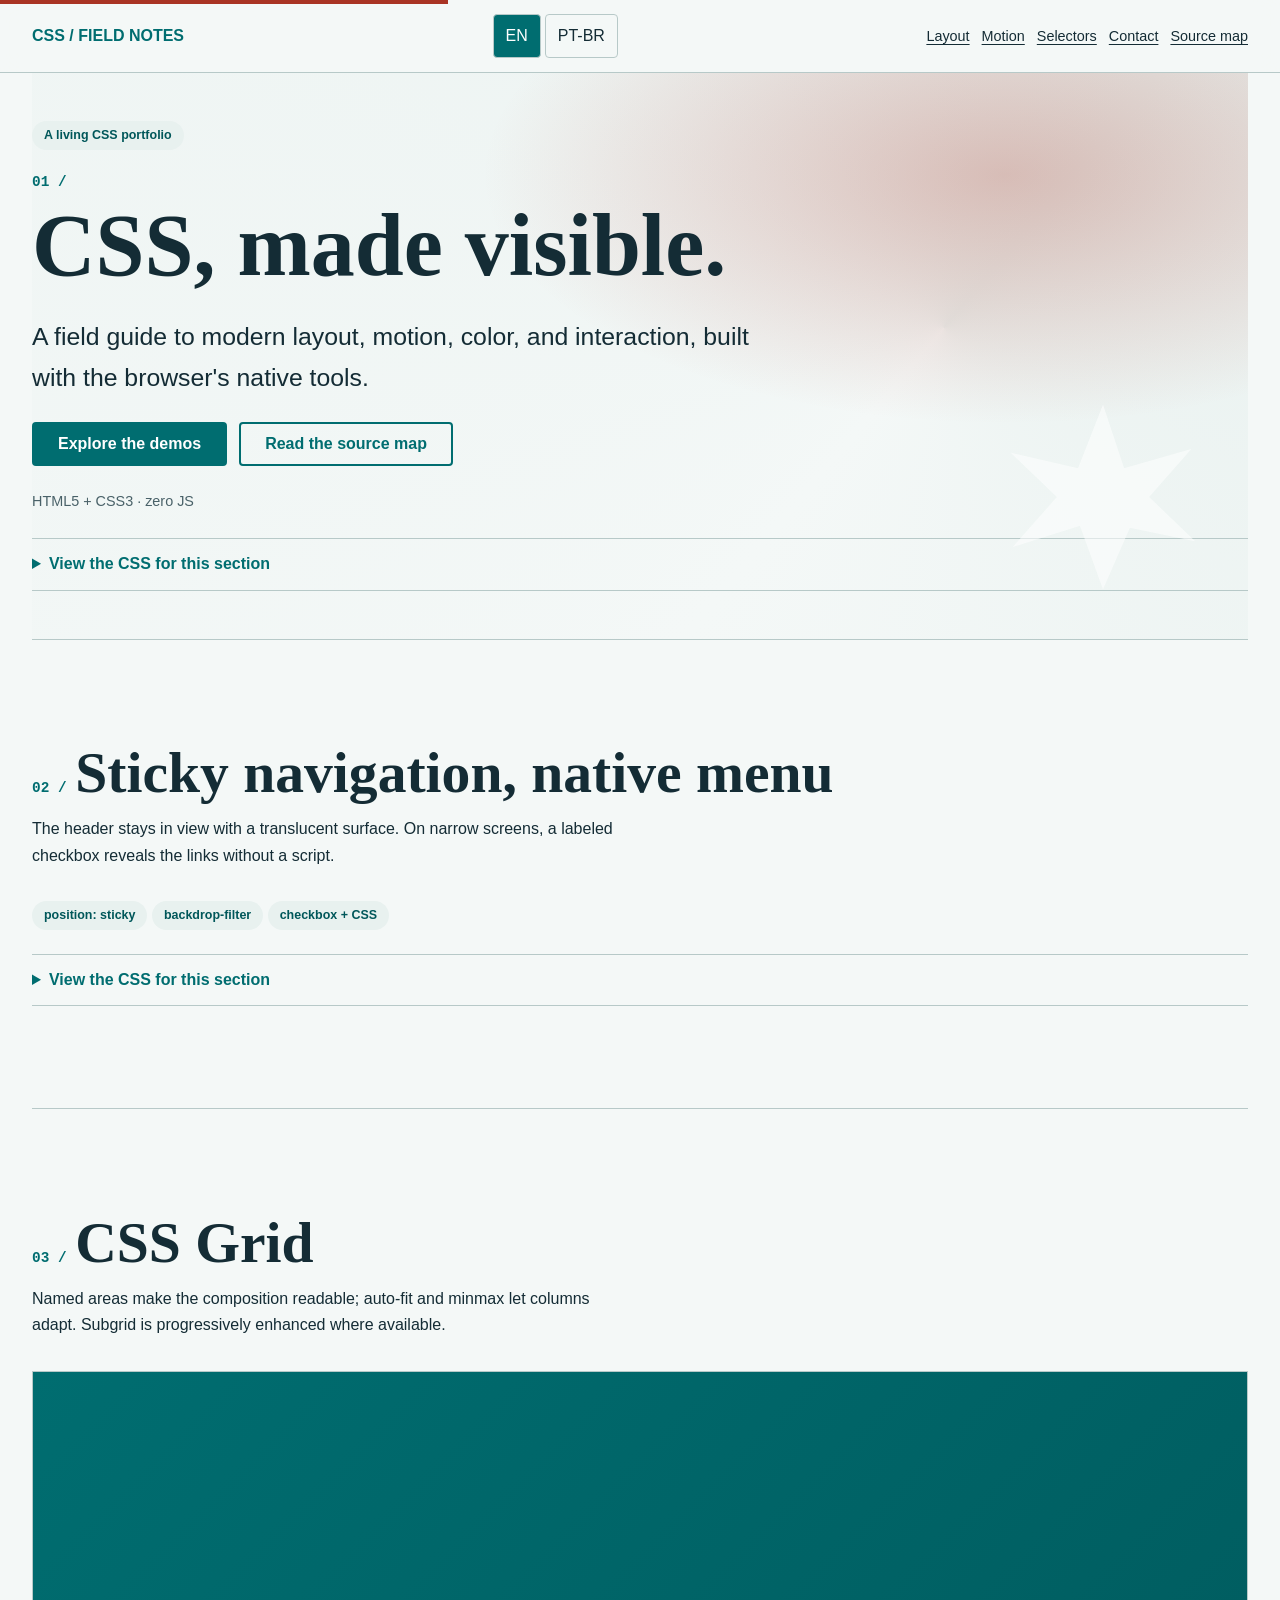
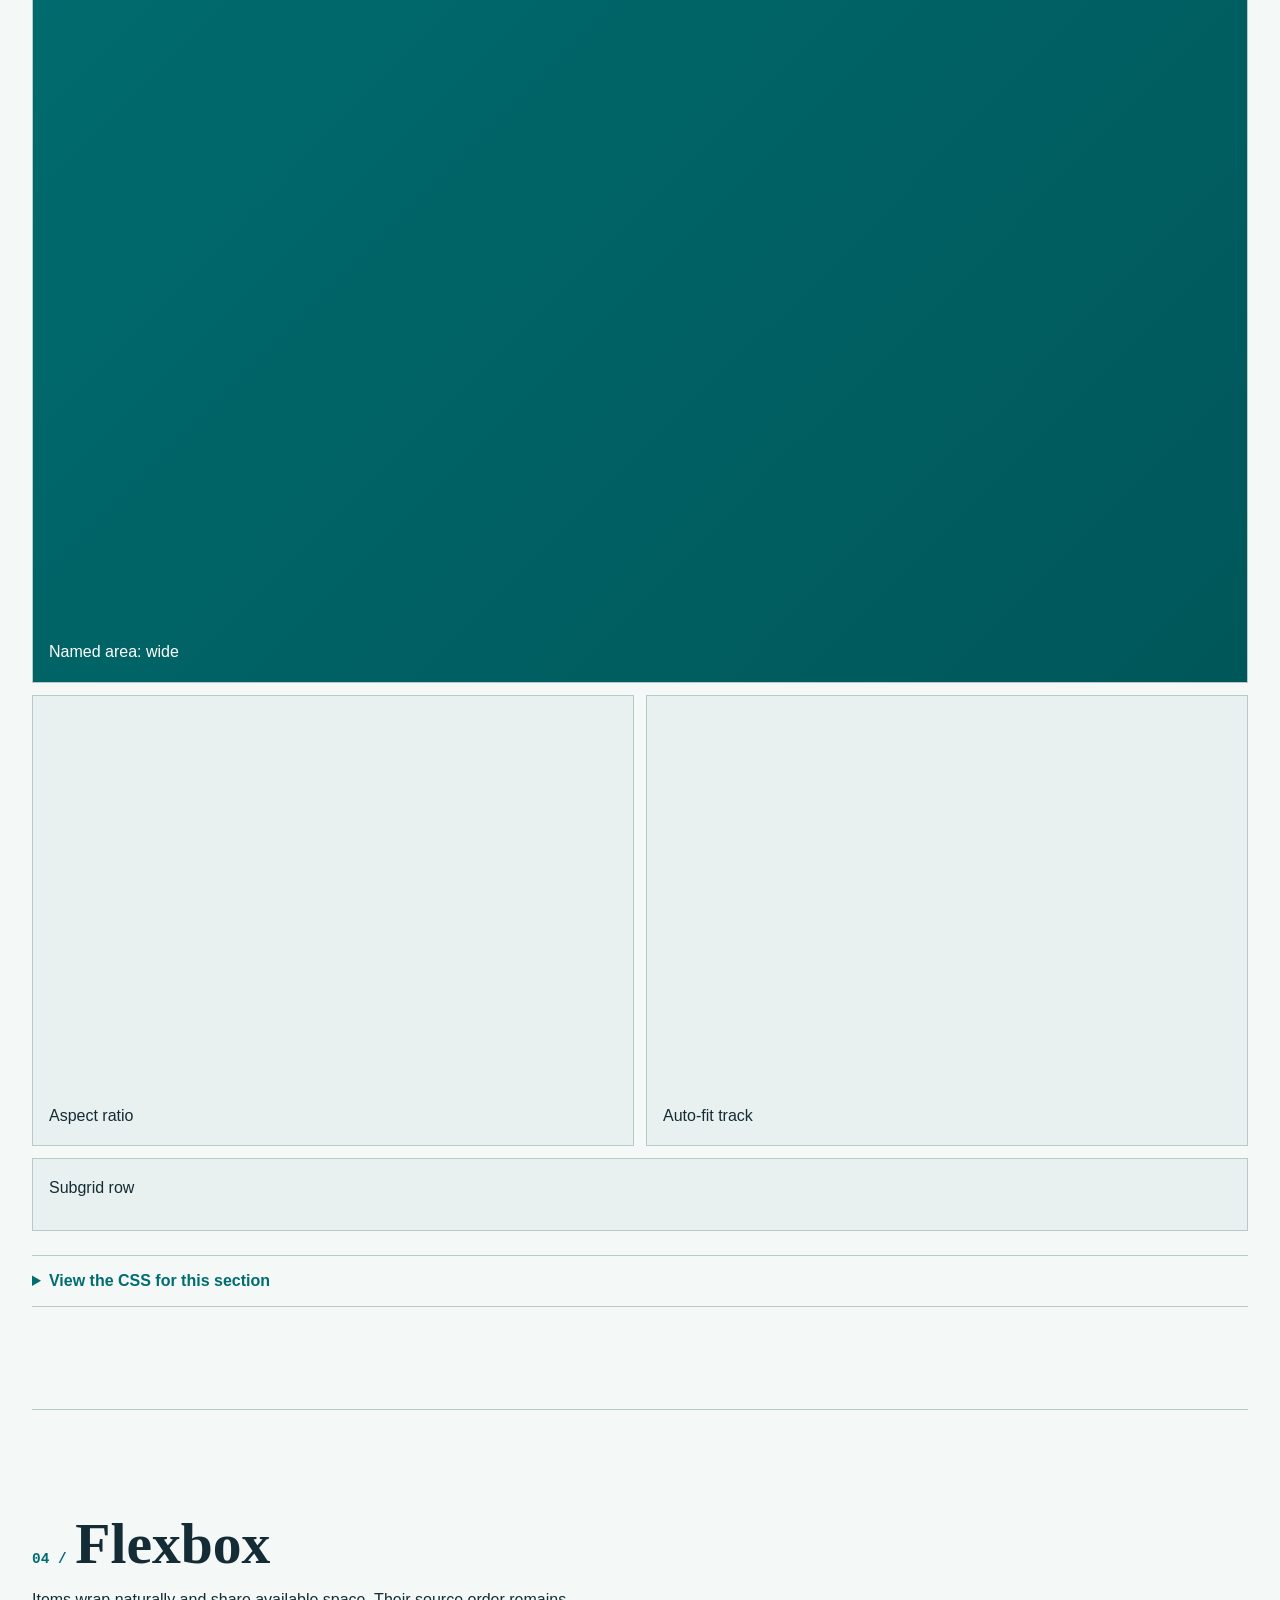
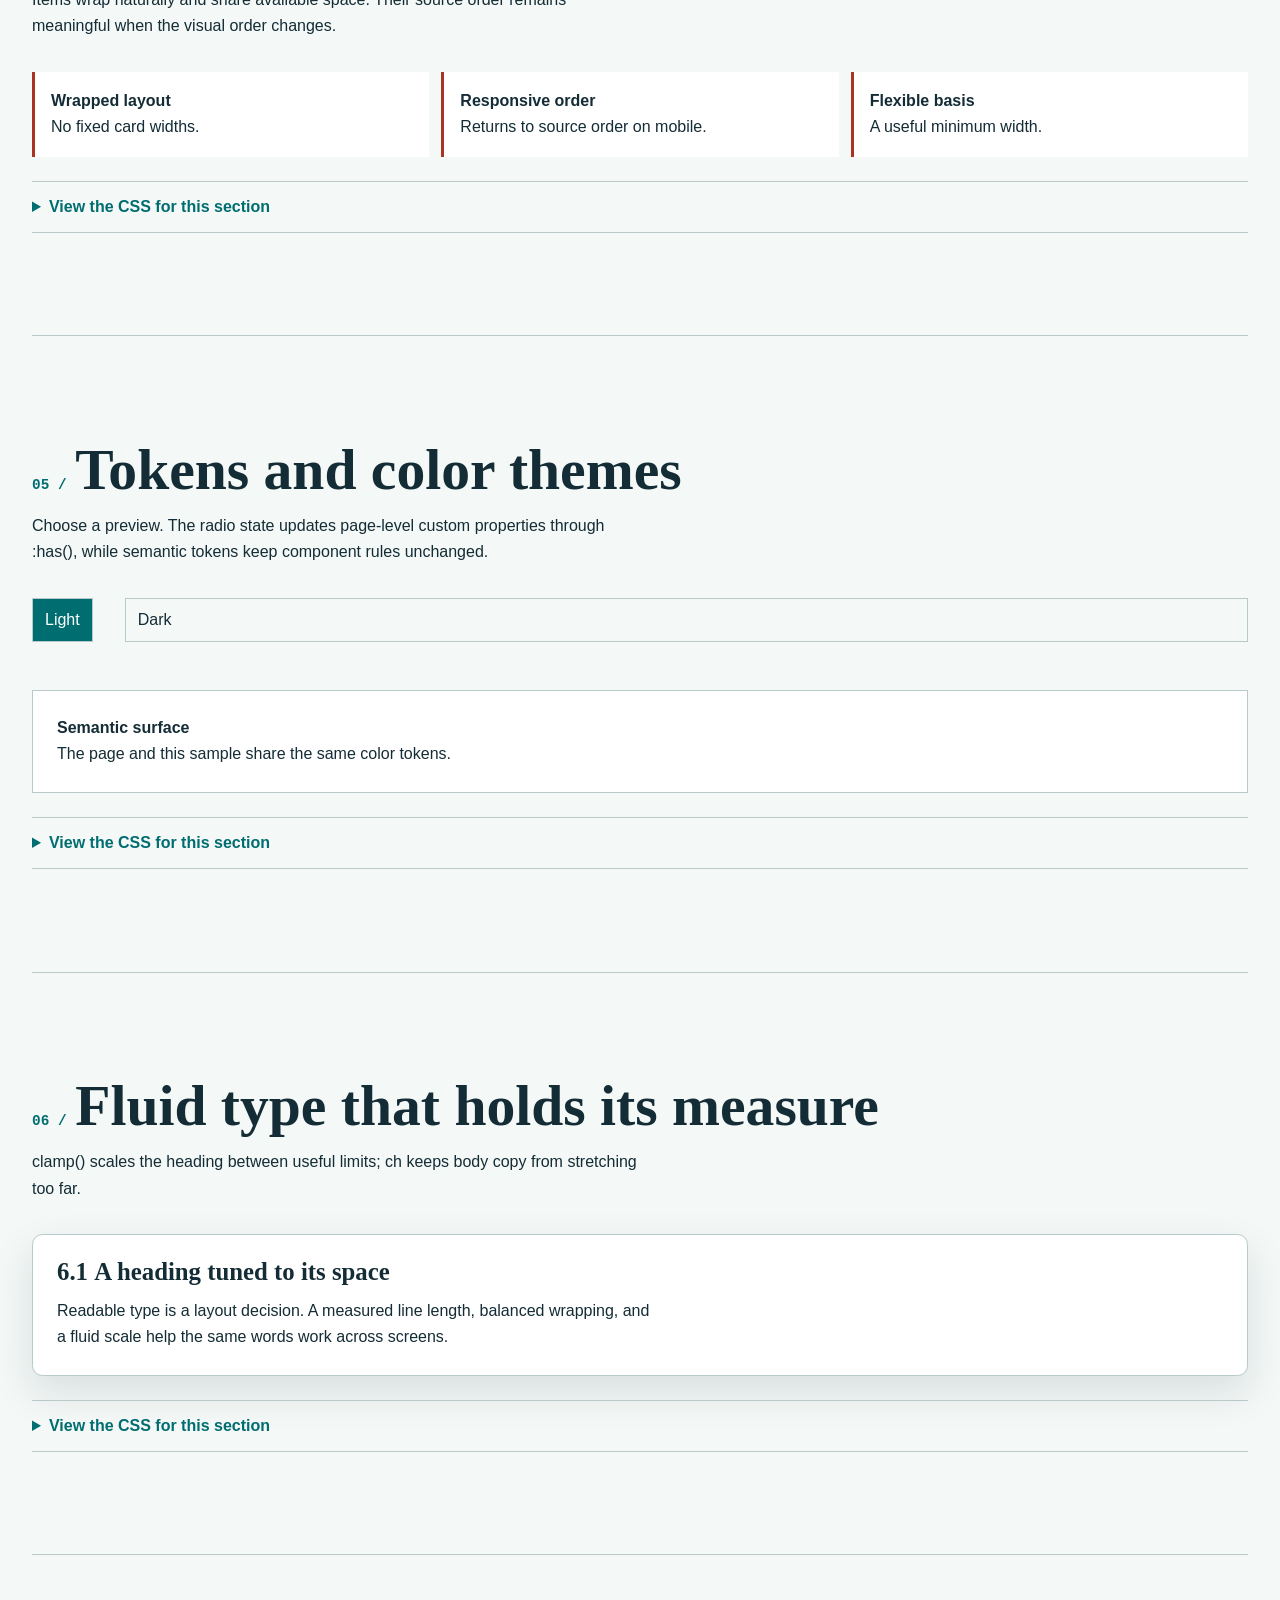
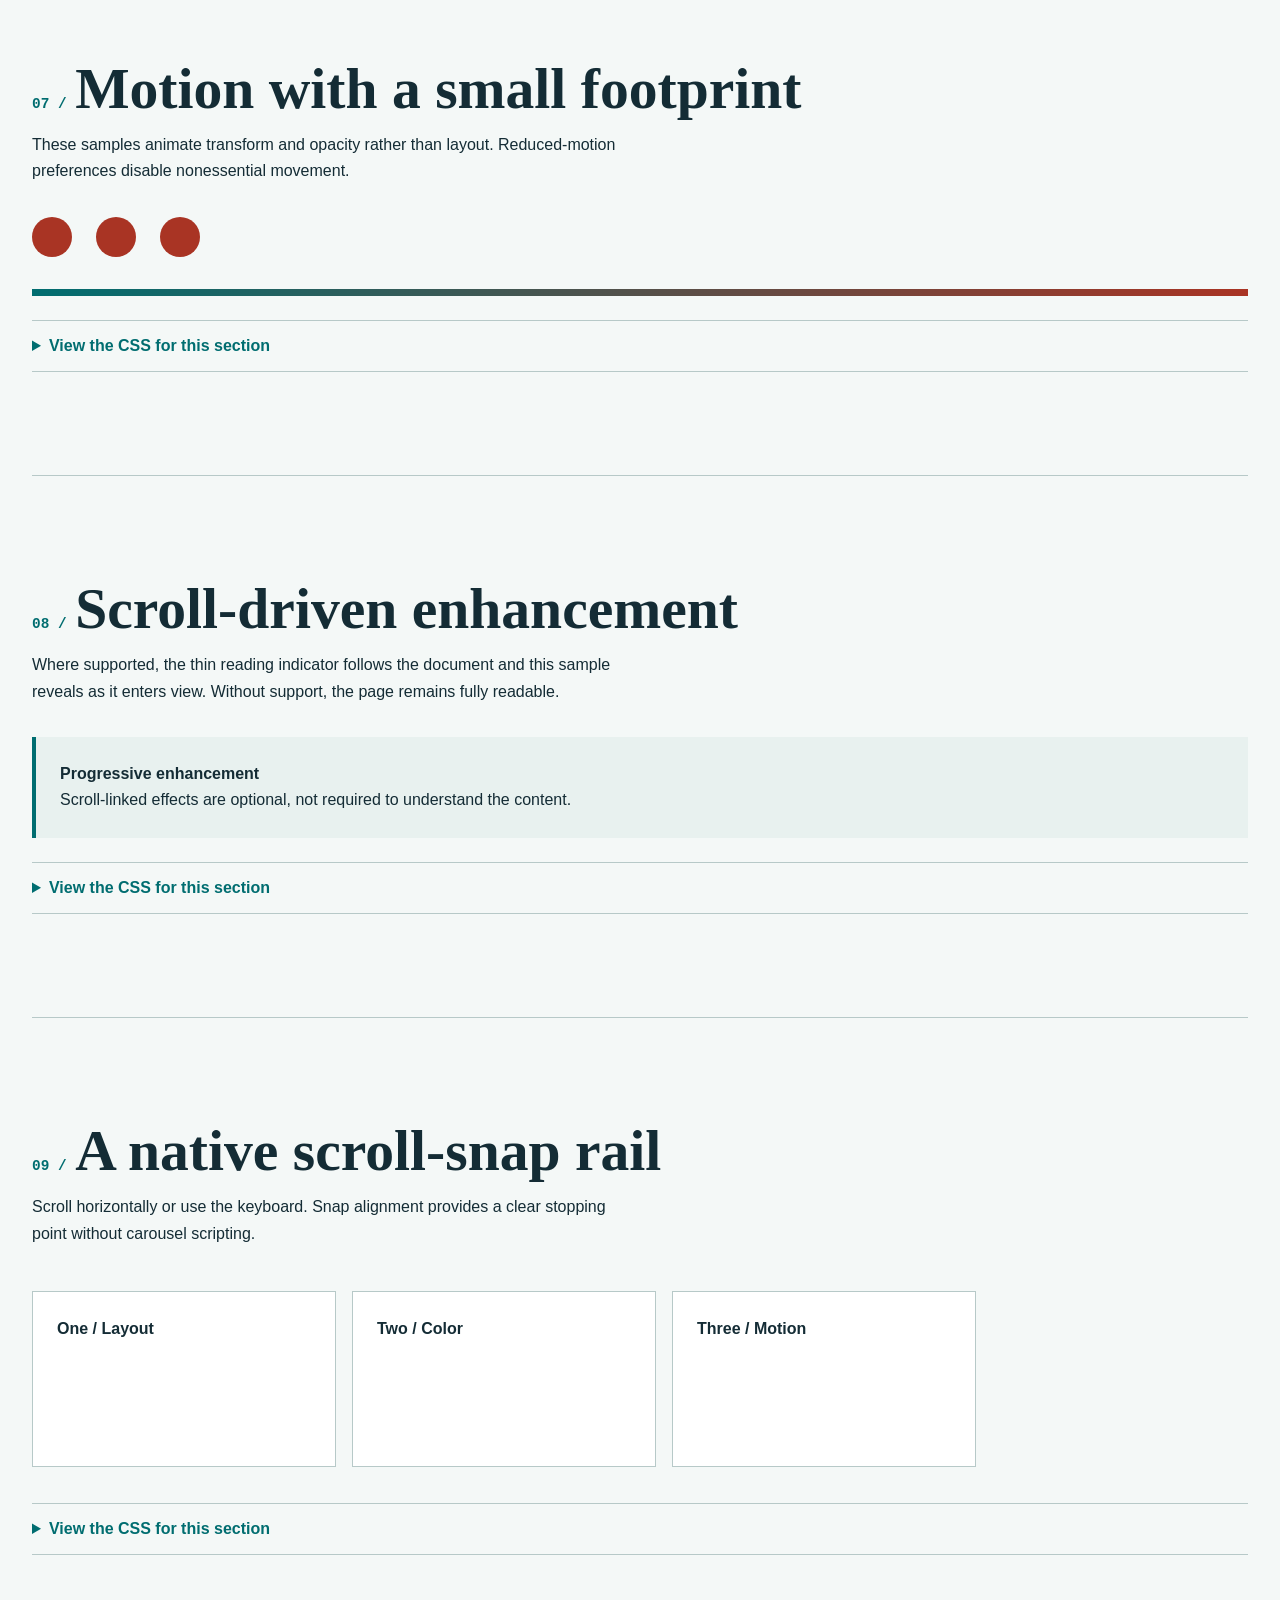
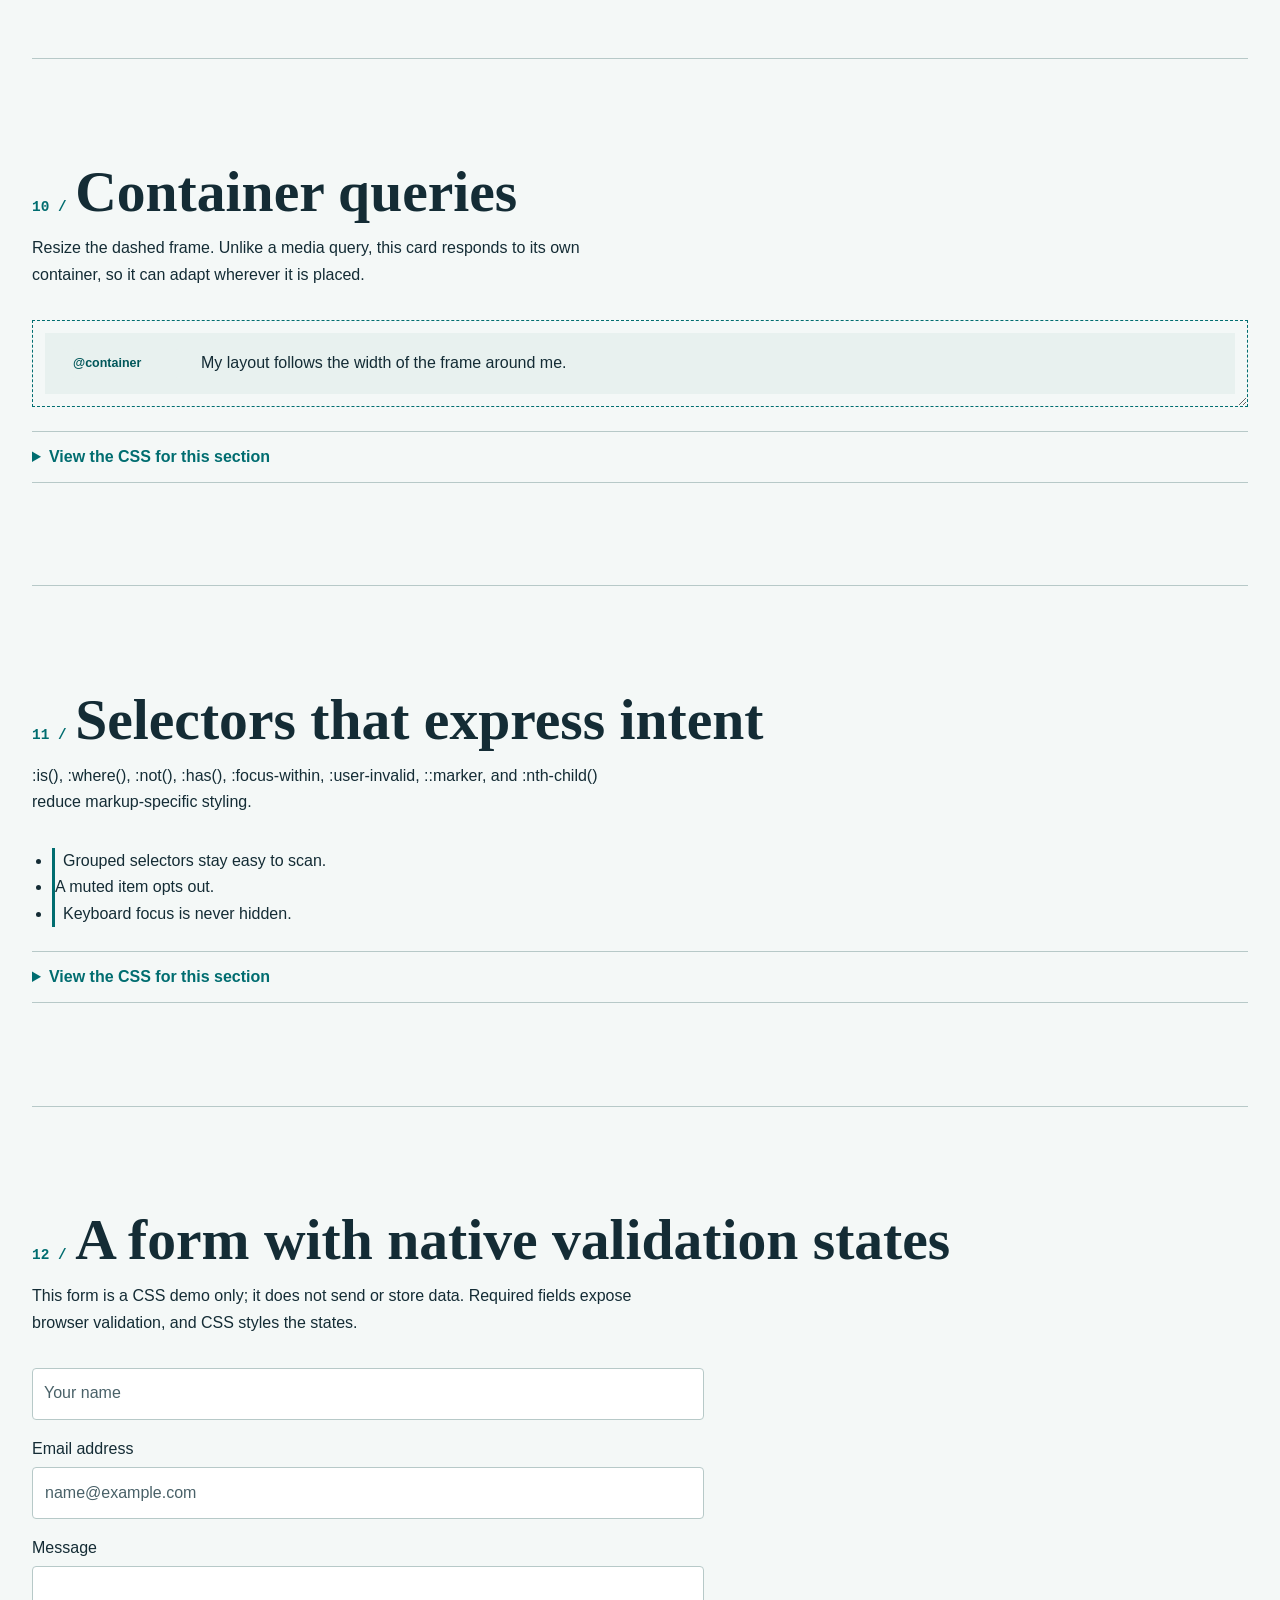
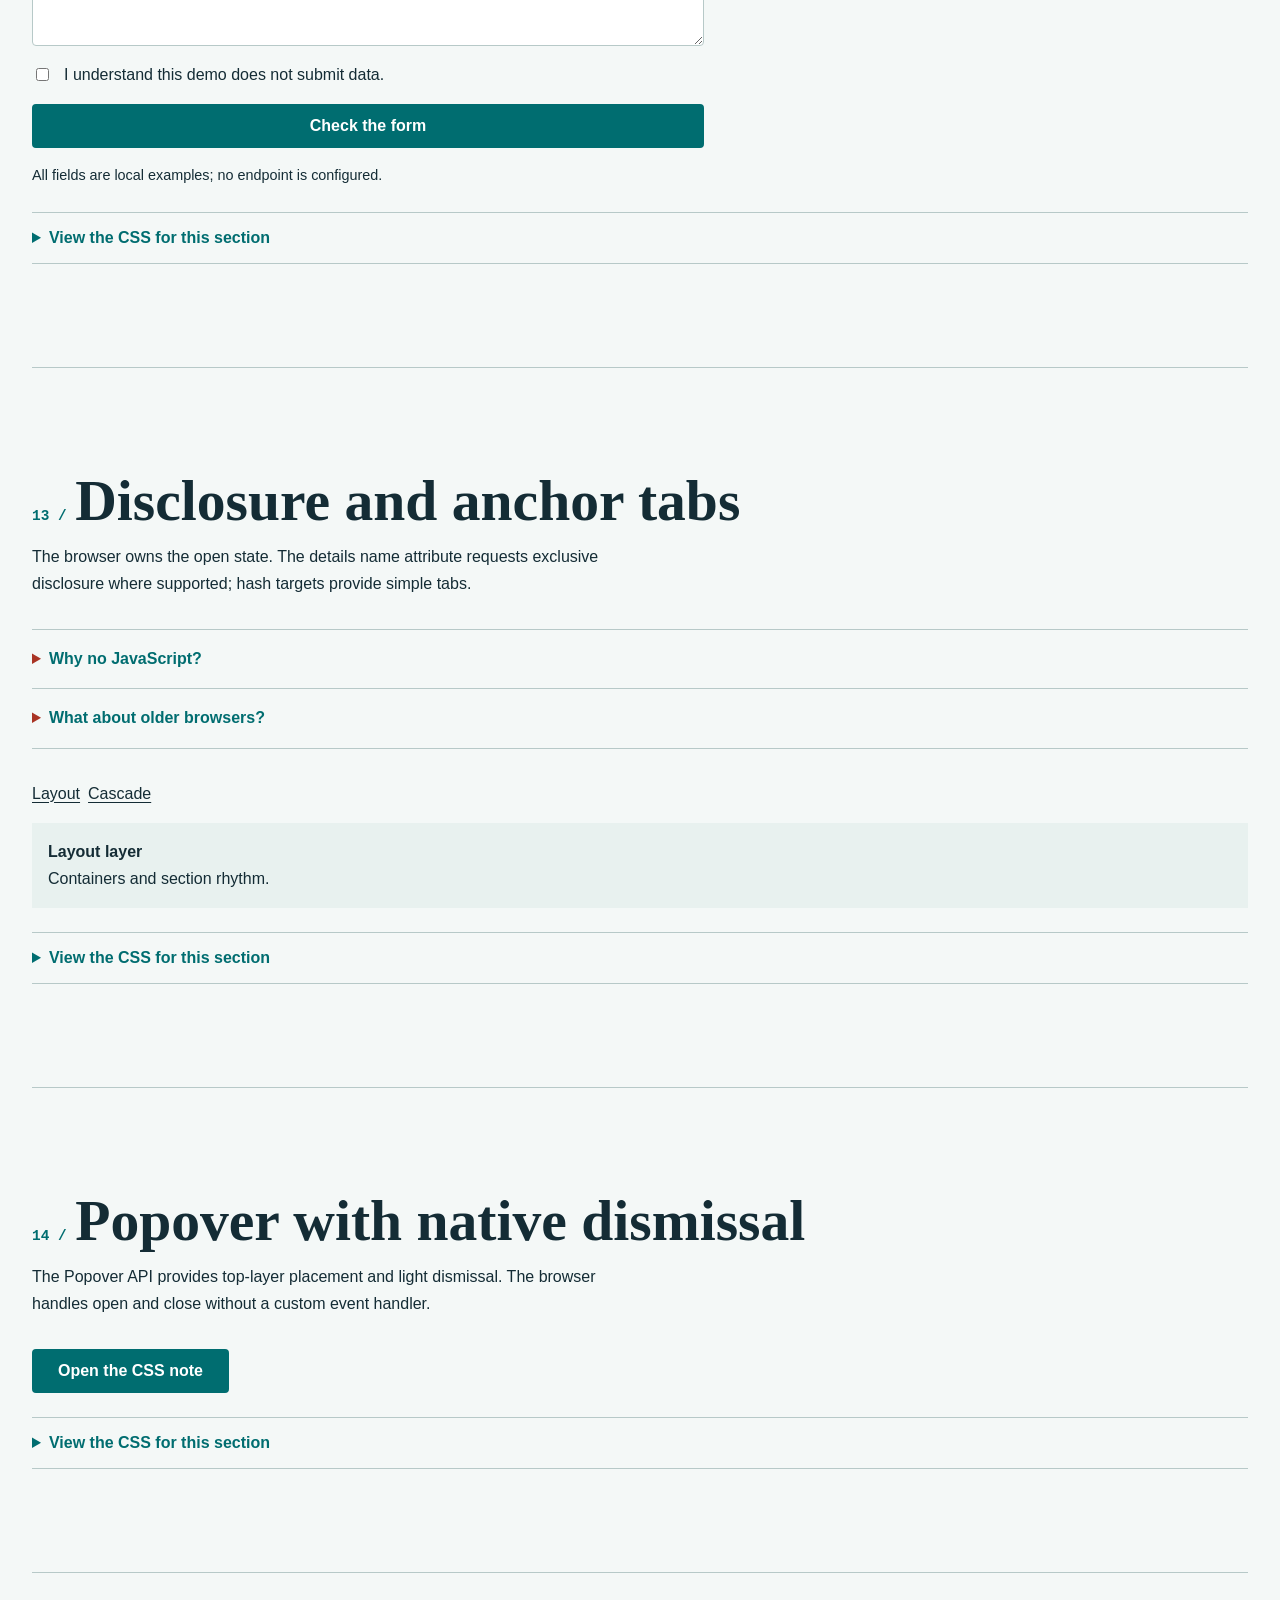
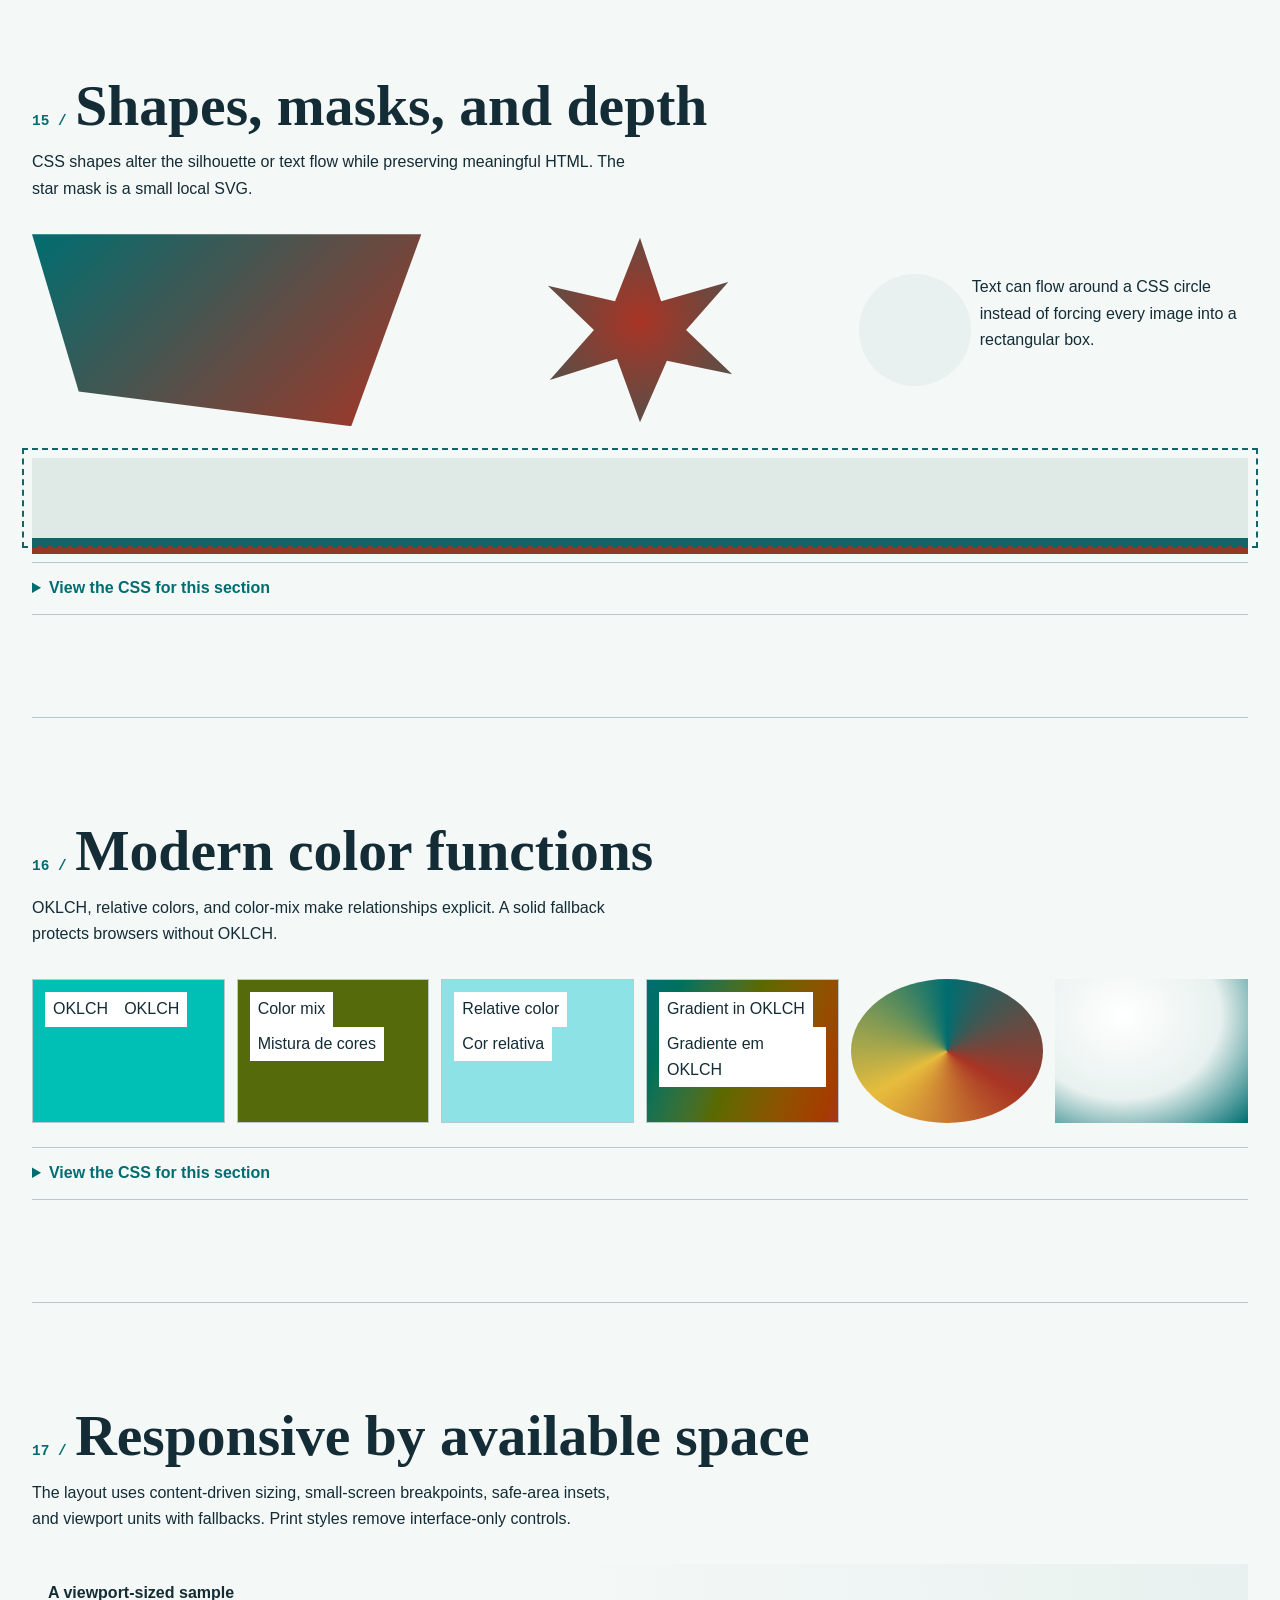
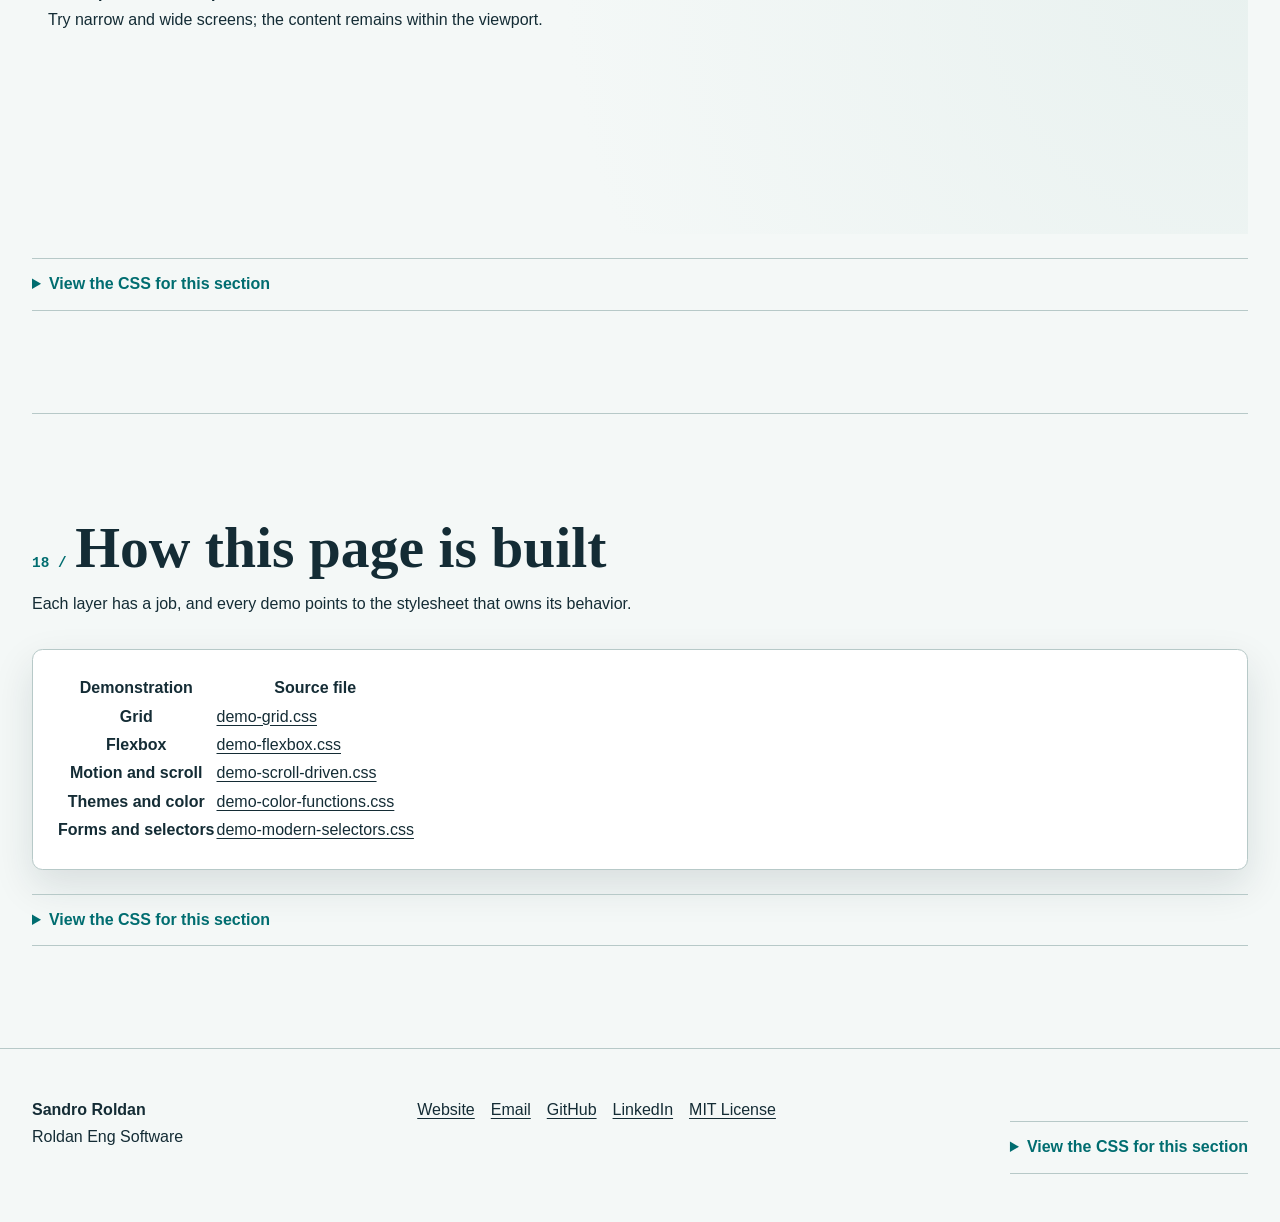
<file: index.html>
<!doctype html>
<html lang="en-US">
  <head>
    <meta charset="utf-8" />
    <meta name="viewport" content="width=device-width, initial-scale=1" />
    <meta
      name="description"
      content="A bilingual, JavaScript-free portfolio demonstrating modern CSS techniques."
    />
    <title>CSS Showcase | A CSS field guide</title>
    <link rel="icon" href="assets/icons/spark.svg" type="image/svg+xml" />
    <link rel="stylesheet" href="css/main.css" />
  </head>
  <body>
    <input
      class="language-choice"
      id="language-en"
      name="language"
      type="radio"
      value="en-US"
      checked
    />
    <input
      class="language-choice"
      id="language-pt"
      name="language"
      type="radio"
      value="pt-BR"
    />
    <div class="reading-progress" aria-hidden="true"></div>
    <div class="site-shell">
      <header class="site-header">
        <div class="site-header__inner container">
          <a class="site-brand" href="#top">CSS / FIELD NOTES</a>
          <fieldset class="language-switch">
            <legend class="sr-only">
              <span lang="en">Choose language</span>
              <span lang="pt-BR">Escolha o idioma</span>
            </legend>
            <label class="language-switch__label--en" for="language-en"
              >EN</label
            >
            <label class="language-switch__label--pt" for="language-pt"
              >PT-BR</label
            >
          </fieldset>
          <nav class="site-nav">
            <input class="menu-control" id="menu-control" type="checkbox" />
            <label class="menu-trigger" for="menu-control"
              ><span lang="en">Menu</span><span lang="pt-BR">Menu</span></label
            >
            <ul class="site-nav__list">
              <li>
                <a data-nav="grid" href="#grid"
                  ><span lang="en">Layout</span
                  ><span lang="pt-BR">Layout</span></a
                >
              </li>
              <li>
                <a data-nav="motion" href="#motion"
                  ><span lang="en">Motion</span
                  ><span lang="pt-BR">Movimento</span></a
                >
              </li>
              <li>
                <a data-nav="selectors" href="#selectors"
                  ><span lang="en">Selectors</span
                  ><span lang="pt-BR">Seletores</span></a
                >
              </li>
              <li>
                <a data-nav="contact" href="#contact"
                  ><span lang="en">Contact</span
                  ><span lang="pt-BR">Contato</span></a
                >
              </li>
              <li>
                <a data-nav="architecture" href="#architecture"
                  ><span lang="en">Source map</span
                  ><span lang="pt-BR">Mapa do código</span></a
                >
              </li>
            </ul>
          </nav>
        </div>
      </header>
      <main id="top" class="container">
        <section class="hero" aria-labelledby="hero-title">
          <span class="hero__art" aria-hidden="true"></span>
          <div class="hero__copy">
            <p class="badge">
              <span lang="en">A living CSS portfolio</span
              ><span lang="pt-BR">Um portfólio vivo de CSS</span>
            </p>
            <h1 id="hero-title">
              <span lang="en">CSS, made visible.</span
              ><span lang="pt-BR">CSS, em plena vista.</span>
            </h1>
            <p class="hero__lede" lang="en">
              A field guide to modern layout, motion, color, and interaction,
              built with the browser's native tools.
            </p>
            <p class="hero__lede" lang="pt-BR">
              Um guia de layout, movimento, cor e interação modernos, construído
              com os recursos nativos do navegador.
            </p>
            <div class="cluster">
              <a class="button" href="#grid"
                ><span lang="en">Explore the demos</span
                ><span lang="pt-BR">Explorar demonstrações</span></a
              >
              <a class="button button--quiet" href="#architecture"
                ><span lang="en">Read the source map</span
                ><span lang="pt-BR">Ver mapa do código</span></a
              >
            </div>
            <p class="text-muted text-small" lang="en">
              HTML5 + CSS3 · zero JS
            </p>
            <p class="text-muted text-small" lang="pt-BR">
              HTML5 + CSS3 · sem JS
            </p>
          </div>
          <details class="code-peek">
            <summary>
              <span lang="en">View the CSS for this section</span
              ><span lang="pt-BR">Ver o CSS desta seção</span>
            </summary>
            <span class="code-peek__path"
              >css/05-demos/demo-color-functions.css</span
            >
            <pre><code><span class="tok-selector">.hero</span> { counter-increment: showcase-section; position: relative; isolation: isolate; overflow: hidden; min-block-size: min(max(62svh, 24rem), 42rem); display: grid; align-items: center; padding-block: clamp(var(--space-5), 5vw, var(--space-7)); }</code></pre>
          </details>
        </section>
        <section
          class="showcase-section"
          id="navigation"
          aria-labelledby="navigation-title"
        >
          <h2 class="showcase-section__heading" id="navigation-title">
            <span lang="en">Sticky navigation, native menu</span
            ><span lang="pt-BR">Navegação fixa, menu nativo</span>
          </h2>
          <p class="section-intro" lang="en">
            The header stays in view with a translucent surface. On narrow
            screens, a labeled checkbox reveals the links without a script.
          </p>
          <p class="section-intro" lang="pt-BR">
            O cabeçalho permanece visível com uma superfície translúcida. Em
            telas estreitas, uma caixa rotulada revela os links sem script.
          </p>
          <p>
            <span class="badge">position: sticky</span>
            <span class="badge">backdrop-filter</span>
            <span class="badge">checkbox + CSS</span>
          </p>
          <details class="code-peek">
            <summary>
              <span lang="en">View the CSS for this section</span
              ><span lang="pt-BR">Ver o CSS desta seção</span>
            </summary>
            <span class="code-peek__path">css/03-components/navbar.css</span>
            <pre><code><span class="tok-selector">.site-header</span> { position: sticky; inset-block-start: 0; z-index: var(--z-header); border-block-end: 1px solid var(--color-border); background: color-mix(in oklch, var(--color-bg) 90%, transparent); backdrop-filter: blur(12px); }</code></pre>
          </details>
        </section>
        <section
          class="showcase-section showcase-section--grid"
          id="grid"
          aria-labelledby="grid-title"
        >
          <h2 class="showcase-section__heading" id="grid-title">CSS Grid</h2>
          <p class="section-intro" lang="en">
            Named areas make the composition readable; auto-fit and minmax let
            columns adapt. Subgrid is progressively enhanced where available.
          </p>
          <p class="section-intro" lang="pt-BR">
            Áreas nomeadas deixam a composição legível; auto-fit e minmax
            adaptam as colunas. Subgrid é aprimorado progressivamente quando
            disponível.
          </p>
          <div class="demo-grid" role="group" aria-labelledby="grid-title">
            <article class="demo-grid__tile demo-grid__tile--wide">
              <span lang="en">Named area: wide</span
              ><span lang="pt-BR">Área nomeada: ampla</span>
            </article>
            <article class="demo-grid__tile demo-grid__tile--tall">
              <span lang="en">Aspect ratio</span
              ><span lang="pt-BR">Proporção</span>
            </article>
            <article class="demo-grid__tile demo-grid__tile--small">
              <span lang="en">Auto-fit track</span
              ><span lang="pt-BR">Trilha auto-fit</span>
            </article>
            <article class="demo-grid__tile demo-grid__tile--nested">
              <span lang="en">Subgrid row</span
              ><span lang="pt-BR">Linha subgrid</span>
            </article>
          </div>
          <details class="code-peek">
            <summary>
              <span lang="en">View the CSS for this section</span
              ><span lang="pt-BR">Ver o CSS desta seção</span>
            </summary>
            <span class="code-peek__path">css/05-demos/demo-grid.css</span>
            <pre><code><span class="tok-selector">.demo-grid</span> {
  <span class="tok-prop">display</span>: <span class="tok-value">grid</span>;
  <span class="tok-prop">grid-template-columns</span>: <span class="tok-value">minmax(0, 1fr)</span>;
  <span class="tok-prop">grid-template-areas</span>: <span class="tok-value">"wide" "tall" "small" "nested"</span>;
  <span class="tok-prop">grid-auto-flow</span>: <span class="tok-value">dense</span>;
  <span class="tok-prop">gap</span>: <span class="tok-value">var(--space-3)</span>;
}
<span class="tok-comment">/* EN: The breakpoint adds columns only when both tracks fit without overflow.
  PT: O breakpoint cria colunas apenas quando ambas as trilhas cabem sem transbordar. */</span>
<span class="tok-selector">@media (min-width: 38rem)</span> {
  .demo-grid { grid-template-columns: repeat(auto-fit, minmax(min(100%, 11rem), 1fr)); grid-template-areas: "wide wide" "tall small" "nested nested"; }
}</code></pre>
          </details>
        </section>
        <section
          class="showcase-section"
          id="flexbox"
          aria-labelledby="flex-title"
        >
          <h2 class="showcase-section__heading" id="flex-title">Flexbox</h2>
          <p class="section-intro" lang="en">
            Items wrap naturally and share available space. Their source order
            remains meaningful when the visual order changes.
          </p>
          <p class="section-intro" lang="pt-BR">
            Os itens quebram naturalmente e dividem o espaço disponível. A ordem
            no código continua significativa quando a ordem visual muda.
          </p>
          <div class="flex-demo">
            <article class="flex-demo__item">
              <strong lang="en">Flexible basis</strong
              ><strong lang="pt-BR">Base flexível</strong>
              <p lang="en">A useful minimum width.</p>
              <p lang="pt-BR">Uma largura mínima útil.</p>
            </article>
            <article class="flex-demo__item">
              <strong lang="en">Wrapped layout</strong
              ><strong lang="pt-BR">Layout com quebra</strong>
              <p lang="en">No fixed card widths.</p>
              <p lang="pt-BR">Sem largura fixa nos cartões.</p>
            </article>
            <article class="flex-demo__item">
              <strong lang="en">Responsive order</strong
              ><strong lang="pt-BR">Ordem responsiva</strong>
              <p lang="en">Returns to source order on mobile.</p>
              <p lang="pt-BR">Retorna à ordem original no celular.</p>
            </article>
          </div>
          <details class="code-peek">
            <summary>
              <span lang="en">View the CSS for this section</span
              ><span lang="pt-BR">Ver o CSS desta seção</span>
            </summary>
            <span class="code-peek__path">css/05-demos/demo-flexbox.css</span>
            <pre><code><span class="tok-selector">.flex-demo</span> { display: flex; flex-wrap: wrap; align-items: stretch; gap: var(--space-3); }</code></pre>
          </details>
        </section>
        <section
          class="showcase-section"
          id="themes"
          aria-labelledby="themes-title"
        >
          <h2 class="showcase-section__heading" id="themes-title">
            <span lang="en">Tokens and color themes</span
            ><span lang="pt-BR">Tokens e temas de cor</span>
          </h2>
          <p class="section-intro" lang="en">
            Choose a preview. The radio state updates page-level custom
            properties through :has(), while semantic tokens keep component
            rules unchanged.
          </p>
          <p class="section-intro" lang="pt-BR">
            Escolha uma prévia. O estado do rádio atualiza propriedades da
            página com :has(), enquanto tokens semânticos mantêm as regras dos
            componentes iguais.
          </p>
          <div class="theme-demo split-grid">
            <input
              class="theme-control"
              id="theme-light"
              name="theme-preview"
              type="radio"
              value="light"
              checked
            />
            <label for="theme-light"
              ><span lang="en">Light</span
              ><span lang="pt-BR">Claro</span></label
            >
            <input
              class="theme-control"
              id="theme-dark"
              name="theme-preview"
              type="radio"
              value="dark"
            />
            <label for="theme-dark"
              ><span lang="en">Dark</span
              ><span lang="pt-BR">Escuro</span></label
            >
            <article class="theme-sample">
              <strong lang="en">Semantic surface</strong
              ><strong lang="pt-BR">Superfície semântica</strong>
              <p lang="en">
                The page and this sample share the same color tokens.
              </p>
              <p lang="pt-BR">
                A página e esta amostra compartilham os mesmos tokens de cor.
              </p>
            </article>
          </div>
          <details class="code-peek">
            <summary>
              <span lang="en">View the CSS for this section</span
              ><span lang="pt-BR">Ver o CSS desta seção</span>
            </summary>
            <span class="code-peek__path">css/05-demos/demo-theming.css</span>
            <pre><code><span class="tok-selector">body:has(.theme-control[value="dark"]:checked)</span> { color-scheme: dark; --color-bg: #12262d; --color-surface: #1c353d; --color-text: #edf6f4; --color-accent: #73d9d1; }</code></pre>
          </details>
        </section>
        <section
          class="showcase-section"
          id="type"
          aria-labelledby="type-title"
        >
          <h2 class="showcase-section__heading" id="type-title">
            <span lang="en">Fluid type that holds its measure</span
            ><span lang="pt-BR">Tipografia fluida com leitura confortável</span>
          </h2>
          <p class="section-intro" lang="en">
            clamp() scales the heading between useful limits; ch keeps body copy
            from stretching too far.
          </p>
          <p class="section-intro" lang="pt-BR">
            clamp() escala o título entre limites úteis; ch impede que o texto
            corrido fique largo demais.
          </p>
          <article class="card">
            <h3 class="showcase-subheading">
              <span lang="en">A heading tuned to its space</span
              ><span lang="pt-BR">Um título ajustado ao espaço</span>
            </h3>
            <p class="measure type-sample__excerpt" lang="en">
              Readable type is a layout decision. A measured line length,
              balanced wrapping, and a fluid scale help the same words work
              across screens.
            </p>
            <p class="measure type-sample__excerpt" lang="pt-BR">
              A tipografia legível também é uma decisão de layout. Linhas
              medidas, quebra equilibrada e escala fluida ajudam o mesmo texto a
              funcionar em várias telas.
            </p>
          </article>
          <details class="code-peek">
            <summary>
              <span lang="en">View the CSS for this section</span
              ><span lang="pt-BR">Ver o CSS desta seção</span>
            </summary>
            <span class="code-peek__path">css/01-base/typography.css</span>
            <pre><code><span class="tok-selector">h1</span> { font-size: var(--text-display); text-wrap: balance; }</code></pre>
          </details>
        </section>
        <section
          class="showcase-section showcase-section--motion"
          id="motion"
          aria-labelledby="motion-title"
        >
          <h2 class="showcase-section__heading" id="motion-title">
            <span lang="en">Motion with a small footprint</span
            ><span lang="pt-BR">Movimento com baixo custo</span>
          </h2>
          <p class="section-intro" lang="en">
            These samples animate transform and opacity rather than layout.
            Reduced-motion preferences disable nonessential movement.
          </p>
          <p class="section-intro" lang="pt-BR">
            Estas amostras animam transform e opacity em vez do layout. A
            preferência por movimento reduzido desativa animações não
            essenciais.
          </p>
          <div class="motion-row" role="group" aria-labelledby="motion-title">
            <span class="motion-dot"></span
            ><span class="motion-dot motion-dot--second"></span
            ><span class="motion-dot motion-dot--third motion-dot--hint"></span>
          </div>
          <div class="flow-space motion-bar" aria-hidden="true"></div>
          <details class="code-peek">
            <summary>
              <span lang="en">View the CSS for this section</span
              ><span lang="pt-BR">Ver o CSS desta seção</span>
            </summary>
            <span class="code-peek__path"
              >css/05-demos/demo-animations.css</span
            >
            <pre><code><span class="tok-selector">.motion-dot</span> { inline-size: 2.5rem; aspect-ratio: 1; border-radius: 50%; background: var(--color-coral); animation: drift 1.8s var(--ease-standard) infinite alternate; animation-delay: calc(var(--item-index, 0) * 120ms); }</code></pre>
          </details>
        </section>
        <section
          class="showcase-section"
          id="scroll"
          aria-labelledby="scroll-title"
        >
          <h2 class="showcase-section__heading" id="scroll-title">
            <span lang="en">Scroll-driven enhancement</span
            ><span lang="pt-BR">Animação vinculada à rolagem</span>
          </h2>
          <p class="section-intro" lang="en">
            Where supported, the thin reading indicator follows the document and
            this sample reveals as it enters view. Without support, the page
            remains fully readable.
          </p>
          <p class="section-intro" lang="pt-BR">
            Quando suportada, a barra acompanha a página e esta amostra aparece
            ao entrar na área visível. Sem suporte, todo o conteúdo continua
            legível.
          </p>
          <article class="reveal-sample">
            <strong lang="en">Progressive enhancement</strong
            ><strong lang="pt-BR">Aprimoramento progressivo</strong>
            <p lang="en">
              Scroll-linked effects are optional, not required to understand the
              content.
            </p>
            <p lang="pt-BR">
              Efeitos ligados à rolagem são opcionais, não necessários para
              entender o conteúdo.
            </p>
          </article>
          <details class="code-peek">
            <summary>
              <span lang="en">View the CSS for this section</span
              ><span lang="pt-BR">Ver o CSS desta seção</span>
            </summary>
            <span class="code-peek__path"
              >css/05-demos/demo-scroll-driven.css</span
            >
            <pre><code><span class="tok-selector">@supports (animation-timeline: scroll())</span> { .reading-progress { animation: reading-fill linear both; animation-timeline: scroll(root block); } }</code></pre>
          </details>
        </section>
        <section
          class="showcase-section"
          id="snap"
          aria-labelledby="snap-title"
        >
          <h2 class="showcase-section__heading" id="snap-title">
            <span lang="en">A native scroll-snap rail</span
            ><span lang="pt-BR">Trilho nativo com scroll-snap</span>
          </h2>
          <p class="section-intro" lang="en">
            Scroll horizontally or use the keyboard. Snap alignment provides a
            clear stopping point without carousel scripting.
          </p>
          <p class="section-intro" lang="pt-BR">
            Role na horizontal ou use o teclado. O alinhamento de snap cria
            pontos de parada sem script de carrossel.
          </p>
          <div
            class="snap-track"
            role="group"
            aria-labelledby="snap-title"
            tabindex="0"
          >
            <article class="snap-card">
              <strong lang="en">One / Layout</strong
              ><strong lang="pt-BR">Um / Layout</strong>
            </article>
            <article class="snap-card">
              <strong lang="en">Two / Color</strong
              ><strong lang="pt-BR">Dois / Cor</strong>
            </article>
            <article class="snap-card">
              <strong lang="en">Three / Motion</strong
              ><strong lang="pt-BR">Três / Movimento</strong>
            </article>
          </div>
          <details class="code-peek">
            <summary>
              <span lang="en">View the CSS for this section</span
              ><span lang="pt-BR">Ver o CSS desta seção</span>
            </summary>
            <span class="code-peek__path"
              >css/05-demos/demo-scroll-driven.css</span
            >
            <pre><code><span class="tok-selector">.snap-track</span> { display: flex; gap: var(--space-4); overflow-x: auto; padding-block: var(--space-3); scroll-snap-type: inline mandatory; scroll-padding-inline: var(--space-4); }</code></pre>
          </details>
        </section>
        <section
          class="showcase-section"
          id="containers"
          aria-labelledby="containers-title"
        >
          <h2 class="showcase-section__heading" id="containers-title">
            <span lang="en">Container queries</span
            ><span lang="pt-BR">Consultas de container</span>
          </h2>
          <p class="section-intro" lang="en">
            Resize the dashed frame. Unlike a media query, this card responds to
            its own container, so it can adapt wherever it is placed.
          </p>
          <p class="section-intro" lang="pt-BR">
            Redimensione a moldura tracejada. Diferente de uma media query, o
            cartão responde ao próprio container e se adapta onde estiver.
          </p>
          <div
            class="container-frame"
            role="group"
            aria-labelledby="containers-title"
          >
            <article class="query-card">
              <span class="badge">@container</span>
              <p lang="en">
                My layout follows the width of the frame around me.
              </p>
              <p lang="pt-BR">
                Meu layout acompanha a largura da moldura ao meu redor.
              </p>
            </article>
          </div>
          <details class="code-peek">
            <summary>
              <span lang="en">View the CSS for this section</span
              ><span lang="pt-BR">Ver o CSS desta seção</span>
            </summary>
            <span class="code-peek__path"
              >css/05-demos/demo-container-queries.css</span
            >
            <pre><code><span class="tok-selector">@container (min-width: 34rem)</span> { .query-card { grid-template-columns: 8rem 1fr; align-items: center; } }</code></pre>
          </details>
        </section>
        <section
          class="showcase-section showcase-section--selectors"
          id="selectors"
          aria-labelledby="selectors-title"
        >
          <h2 class="showcase-section__heading" id="selectors-title">
            <span lang="en">Selectors that express intent</span
            ><span lang="pt-BR">Seletores que expressam intenção</span>
          </h2>
          <p class="section-intro" lang="en">
            :is(), :where(), :not(), :has(), :focus-within, :user-invalid,
            ::marker, and :nth-child() reduce markup-specific styling.
          </p>
          <p class="section-intro" lang="pt-BR">
            :is(), :where(), :not(), :has(), :focus-within, :user-invalid,
            ::marker e :nth-child() reduzem estilos acoplados à marcação.
          </p>
          <ul class="selector-list">
            <li lang="en">Grouped selectors stay easy to scan.</li>
            <li lang="pt-BR">Seletores agrupados ficam fáceis de ler.</li>
            <li lang="en" class="is-muted">A muted item opts out.</li>
            <li lang="pt-BR" class="is-muted">
              Um item discreto fica de fora.
            </li>
            <li lang="en">Keyboard focus is never hidden.</li>
            <li lang="pt-BR">O foco do teclado nunca fica oculto.</li>
          </ul>
          <details class="code-peek">
            <summary>
              <span lang="en">View the CSS for this section</span
              ><span lang="pt-BR">Ver o CSS desta seção</span>
            </summary>
            <span class="code-peek__path"
              >css/05-demos/demo-modern-selectors.css</span
            >
            <pre><code><span class="tok-selector">.selector-list :is(li, p):not(.is-muted)</span> { padding-inline-start: var(--space-2); }</code></pre>
          </details>
        </section>
        <section
          class="showcase-section showcase-section--contact"
          id="contact"
          aria-labelledby="contact-title"
        >
          <h2 class="showcase-section__heading" id="contact-title">
            <span lang="en">A form with native validation states</span
            ><span lang="pt-BR">Formulário com validação nativa</span>
          </h2>
          <p class="section-intro" lang="en">
            This form is a CSS demo only; it does not send or store data.
            Required fields expose browser validation, and CSS styles the
            states.
          </p>
          <p class="section-intro" lang="pt-BR">
            Este formulário é apenas uma demonstração de CSS; não envia nem
            armazena dados. Campos obrigatórios usam validação do navegador e o
            CSS estiliza os estados.
          </p>
          <form class="contact-form" action="#contact" method="get">
            <div class="field field--floating">
              <input
                id="contact-name"
                name="name"
                type="text"
                placeholder=" "
                autocomplete="name"
                required
              /><label for="contact-name"
                ><span lang="en">Your name</span
                ><span lang="pt-BR">Seu nome</span></label
              >
            </div>
            <div class="field">
              <label for="contact-email"
                ><span lang="en">Email address</span
                ><span lang="pt-BR">E-mail</span></label
              ><input
                id="contact-email"
                name="email"
                type="email"
                autocomplete="email"
                placeholder="name@example.com"
                required
              />
            </div>
            <div class="field">
              <label for="contact-message"
                ><span lang="en">Message</span
                ><span lang="pt-BR">Mensagem</span></label
              ><textarea
                id="contact-message"
                name="message"
                rows="3"
                placeholder=" "
                required
              ></textarea>
            </div>
            <label class="cluster"
              ><input type="checkbox" required /><span lang="en"
                >I understand this demo does not submit data.</span
              ><span lang="pt-BR"
                >Entendo que esta demonstração não envia dados.</span
              ></label
            >
            <button class="button" type="submit">
              <span lang="en">Check the form</span
              ><span lang="pt-BR">Validar formulário</span>
            </button>
            <p class="form-status text-small" lang="en">
              All fields are local examples; no endpoint is configured.
            </p>
            <p class="form-status text-small" lang="pt-BR">
              Todos os campos são exemplos locais; nenhum endpoint está
              configurado.
            </p>
          </form>
          <details class="code-peek">
            <summary>
              <span lang="en">View the CSS for this section</span
              ><span lang="pt-BR">Ver o CSS desta seção</span>
            </summary>
            <span class="code-peek__path"
              >css/05-demos/demo-modern-selectors.css</span
            >
            <pre><code><span class="tok-selector">.field input:user-invalid</span>, .field textarea:user-invalid { border-color: var(--color-danger); }</code></pre>
          </details>
        </section>
        <section
          class="showcase-section"
          id="disclosure"
          aria-labelledby="disclosure-title"
        >
          <h2 class="showcase-section__heading" id="disclosure-title">
            <span lang="en">Disclosure and anchor tabs</span
            ><span lang="pt-BR">Acordeão e abas por âncora</span>
          </h2>
          <p class="section-intro" lang="en">
            The browser owns the open state. The details name attribute requests
            exclusive disclosure where supported; hash targets provide simple
            tabs.
          </p>
          <p class="section-intro" lang="pt-BR">
            O navegador controla o estado aberto. O atributo name em details
            pede abertura exclusiva quando suportado; âncoras criam abas
            simples.
          </p>
          <div class="accordion">
            <details name="css-faq">
              <summary>
                <span lang="en">Why no JavaScript?</span
                ><span lang="pt-BR">Por que sem JavaScript?</span>
              </summary>
              <p lang="en">
                Native HTML already covers disclosure, anchors, and popovers.
              </p>
              <p lang="pt-BR">
                O HTML nativo já atende a conteúdo expansível, âncoras e
                popovers.
              </p>
            </details>
            <details name="css-faq">
              <summary>
                <span lang="en">What about older browsers?</span
                ><span lang="pt-BR">E os navegadores antigos?</span>
              </summary>
              <p lang="en">
                Core content stays available; advanced styling has fallbacks.
              </p>
              <p lang="pt-BR">
                O conteúdo principal continua disponível; estilos avançados têm
                alternativas.
              </p>
            </details>
          </div>
          <div class="tabs flow-space">
            <nav class="tabs__links">
              <a href="#tab-layout"
                ><span lang="en">Layout</span
                ><span lang="pt-BR">Layout</span></a
              ><a href="#tab-cascade"
                ><span lang="en">Cascade</span
                ><span lang="pt-BR">Cascata</span></a
              >
            </nav>
            <article class="tabs__panel" id="tab-layout">
              <strong lang="en">Layout layer</strong
              ><strong lang="pt-BR">Camada de layout</strong>
              <p lang="en">Containers and section rhythm.</p>
              <p lang="pt-BR">Containers e ritmo das seções.</p>
            </article>
            <article class="tabs__panel" id="tab-cascade">
              <strong lang="en">Cascade layer</strong
              ><strong lang="pt-BR">Camada da cascata</strong>
              <p lang="en">A clear order keeps overrides predictable.</p>
              <p lang="pt-BR">
                Uma ordem clara torna sobrescritas previsíveis.
              </p>
            </article>
          </div>
          <details class="code-peek">
            <summary>
              <span lang="en">View the CSS for this section</span
              ><span lang="pt-BR">Ver o CSS desta seção</span>
            </summary>
            <span class="code-peek__path"
              >css/03-components/accordion.css + tabs.css</span
            >
            <pre><code><span class="tok-selector">.accordion details</span> { padding-block: var(--space-4); border-block-end: 1px solid var(--color-border); }</code></pre>
          </details>
        </section>
        <section
          class="showcase-section"
          id="popover"
          aria-labelledby="popover-title"
        >
          <h2 class="showcase-section__heading" id="popover-title">
            <span lang="en">Popover with native dismissal</span
            ><span lang="pt-BR">Popover com fechamento nativo</span>
          </h2>
          <p class="section-intro" lang="en">
            The Popover API provides top-layer placement and light dismissal.
            The browser handles open and close without a custom event handler.
          </p>
          <p class="section-intro" lang="pt-BR">
            A Popover API oferece posicionamento na camada superior e fechamento
            contextual. O navegador abre e fecha sem manipulador de eventos
            próprio.
          </p>
          <button class="button" type="button" popovertarget="project-popover">
            <span lang="en">Open the CSS note</span
            ><span lang="pt-BR">Abrir nota de CSS</span>
          </button>
          <dialog class="popover-panel" id="project-popover" popover>
            <h3 lang="en">Native, not simulated</h3>
            <h3 lang="pt-BR">Nativo, não simulado</h3>
            <p lang="en">
              This panel uses the browser popover layer and can be dismissed
              with Escape.
            </p>
            <p lang="pt-BR">
              Este painel usa a camada popover do navegador e pode ser fechado
              com Escape.
            </p>
            <button
              class="button button--quiet"
              type="button"
              popovertarget="project-popover"
              popovertargetaction="hide"
            >
              <span lang="en">Close</span><span lang="pt-BR">Fechar</span>
            </button>
          </dialog>
          <details class="code-peek">
            <summary>
              <span lang="en">View the CSS for this section</span
              ><span lang="pt-BR">Ver o CSS desta seção</span>
            </summary>
            <span class="code-peek__path">css/03-components/modal.css</span>
            <pre><code><span class="tok-selector">.popover-panel::backdrop</span> { background: var(--color-backdrop); backdrop-filter: blur(3px); }</code></pre>
          </details>
        </section>
        <section
          class="showcase-section"
          id="shapes"
          aria-labelledby="shapes-title"
        >
          <h2 class="showcase-section__heading" id="shapes-title">
            <span lang="en">Shapes, masks, and depth</span
            ><span lang="pt-BR">Formas, máscaras e profundidade</span>
          </h2>
          <p class="section-intro" lang="en">
            CSS shapes alter the silhouette or text flow while preserving
            meaningful HTML. The star mask is a small local SVG.
          </p>
          <p class="section-intro" lang="pt-BR">
            Formas CSS alteram o contorno ou o fluxo do texto sem perder HTML
            semântico. A máscara de estrela usa um SVG local pequeno.
          </p>
          <div class="shape-stage">
            <div class="shape-cut" aria-hidden="true"></div>
            <div class="shape-mask" aria-hidden="true"></div>
            <p class="shape-copy" lang="en">
              Text can flow around a CSS circle instead of forcing every image
              into a rectangular box.
            </p>
            <p class="shape-copy" lang="pt-BR">
              O texto pode contornar um círculo CSS, sem forçar cada imagem a
              caber em uma caixa retangular.
            </p>
          </div>
          <div class="shape-depth flow-space" aria-hidden="true"></div>
          <details class="code-peek">
            <summary>
              <span lang="en">View the CSS for this section</span
              ><span lang="pt-BR">Ver o CSS desta seção</span>
            </summary>
            <span class="code-peek__path">css/05-demos/demo-clip-mask.css</span>
            <pre><code><span class="tok-selector">.shape-cut</span> { min-block-size: 12rem; background: linear-gradient(135deg, var(--color-accent), var(--color-coral)); clip-path: polygon(0 0, 100% 0, 82% 100%, 12% 82%); }</code></pre>
          </details>
        </section>
        <section
          class="showcase-section"
          id="colors"
          aria-labelledby="colors-title"
        >
          <h2 class="showcase-section__heading" id="colors-title">
            <span lang="en">Modern color functions</span
            ><span lang="pt-BR">Funções modernas de cor</span>
          </h2>
          <p class="section-intro" lang="en">
            OKLCH, relative colors, and color-mix make relationships explicit. A
            solid fallback protects browsers without OKLCH.
          </p>
          <p class="section-intro" lang="pt-BR">
            OKLCH, cores relativas e color-mix tornam as relações explícitas.
            Uma cor sólida atende navegadores sem OKLCH.
          </p>
          <div class="color-swatches">
            <div class="color-swatch">
              <span lang="en">OKLCH</span><span lang="pt-BR">OKLCH</span>
            </div>
            <div class="color-swatch color-swatch--mix">
              <span lang="en">Color mix</span
              ><span lang="pt-BR">Mistura de cores</span>
            </div>
            <div class="color-swatch color-swatch--relative">
              <span lang="en">Relative color</span
              ><span lang="pt-BR">Cor relativa</span>
            </div>
            <div class="color-swatch color-swatch--gradient">
              <span lang="en">Gradient in OKLCH</span
              ><span lang="pt-BR">Gradiente em OKLCH</span>
            </div>
            <div class="color-wheel" aria-hidden="true"></div>
            <div class="color-glow" aria-hidden="true"></div>
          </div>
          <details class="code-peek">
            <summary>
              <span lang="en">View the CSS for this section</span
              ><span lang="pt-BR">Ver o CSS desta seção</span>
            </summary>
            <span class="code-peek__path"
              >css/05-demos/demo-color-functions.css</span
            >
            <pre><code><span class="tok-selector">.color-swatch--mix</span> { background: color-mix(in oklch, var(--color-accent) 55%, var(--color-coral)); }</code></pre>
          </details>
        </section>
        <section
          class="showcase-section"
          id="responsive"
          aria-labelledby="responsive-title"
        >
          <h2 class="showcase-section__heading" id="responsive-title">
            <span lang="en">Responsive by available space</span
            ><span lang="pt-BR">Responsivo ao espaço disponível</span>
          </h2>
          <p class="section-intro" lang="en">
            The layout uses content-driven sizing, small-screen breakpoints,
            safe-area insets, and viewport units with fallbacks. Print styles
            remove interface-only controls.
          </p>
          <p class="section-intro" lang="pt-BR">
            O layout usa dimensões guiadas pelo conteúdo, breakpoints pequenos,
            safe-area e unidades de viewport com alternativas. A impressão
            remove controles da interface.
          </p>
          <article class="viewport-sample">
            <strong lang="en">A viewport-sized sample</strong
            ><strong lang="pt-BR">Amostra dimensionada pela viewport</strong>
            <p lang="en">
              Try narrow and wide screens; the content remains within the
              viewport.
            </p>
            <p lang="pt-BR">
              Teste telas estreitas e largas; o conteúdo permanece dentro da
              viewport.
            </p>
          </article>
          <details class="code-peek">
            <summary>
              <span lang="en">View the CSS for this section</span
              ><span lang="pt-BR">Ver o CSS desta seção</span>
            </summary>
            <span class="code-peek__path">css/05-demos/demo-clip-mask.css</span>
            <pre><code><span class="tok-selector">@media (hover: hover)</span> { .shape-depth:hover { filter: saturate(1.2); } }</code></pre>
          </details>
        </section>
        <section
          class="showcase-section showcase-section--architecture"
          id="architecture"
          aria-labelledby="architecture-title"
        >
          <h2 class="showcase-section__heading" id="architecture-title">
            <span lang="en">How this page is built</span
            ><span lang="pt-BR">Como esta página foi feita</span>
          </h2>
          <p class="section-intro" lang="en">
            Each layer has a job, and every demo points to the stylesheet that
            owns its behavior.
          </p>
          <p class="section-intro" lang="pt-BR">
            Cada camada tem uma função, e toda demonstração aponta para a folha
            de estilos que controla seu comportamento.
          </p>
          <div class="card">
            <table>
              <thead>
                <tr>
                  <th scope="col">
                    <span lang="en">Demonstration</span
                    ><span lang="pt-BR">Demonstração</span>
                  </th>
                  <th scope="col">
                    <span lang="en">Source file</span
                    ><span lang="pt-BR">Arquivo de origem</span>
                  </th>
                </tr>
              </thead>
              <tbody>
                <tr>
                  <th scope="row">Grid</th>
                  <td>
                    <a href="css/05-demos/demo-grid.css">demo-grid.css</a>
                  </td>
                </tr>
                <tr>
                  <th scope="row">Flexbox</th>
                  <td>
                    <a href="css/05-demos/demo-flexbox.css">demo-flexbox.css</a>
                  </td>
                </tr>
                <tr>
                  <th scope="row">
                    <span lang="en">Motion and scroll</span
                    ><span lang="pt-BR">Movimento e rolagem</span>
                  </th>
                  <td>
                    <a href="css/05-demos/demo-scroll-driven.css"
                      >demo-scroll-driven.css</a
                    >
                  </td>
                </tr>
                <tr>
                  <th scope="row">
                    <span lang="en">Themes and color</span
                    ><span lang="pt-BR">Temas e cores</span>
                  </th>
                  <td>
                    <a href="css/05-demos/demo-color-functions.css"
                      >demo-color-functions.css</a
                    >
                  </td>
                </tr>
                <tr>
                  <th scope="row">
                    <span lang="en">Forms and selectors</span
                    ><span lang="pt-BR">Formulários e seletores</span>
                  </th>
                  <td>
                    <a href="css/05-demos/demo-modern-selectors.css"
                      >demo-modern-selectors.css</a
                    >
                  </td>
                </tr>
              </tbody>
            </table>
          </div>
          <details class="code-peek">
            <summary>
              <span lang="en">View the CSS for this section</span
              ><span lang="pt-BR">Ver o CSS desta seção</span>
            </summary>
            <span class="code-peek__path">css/02-layout/sections.css</span>
            <pre><code><span class="tok-selector">.showcase-section</span> { counter-increment: showcase-section; padding-block: clamp(var(--space-7), 8vw, var(--space-10)); border-block-start: 1px solid var(--color-border); scroll-margin-block-start: 6rem; }</code></pre>
          </details>
        </section>
      </main>
      <footer class="site-footer">
        <div class="site-footer__inner container">
          <p>
            <strong>Sandro Roldan</strong><br />
            <span lang="en">Roldan Eng Software</span>
            <span lang="pt-BR">Roldan Eng Software</span>
          </p>
          <nav>
            <!-- EN: Author and contact links mirror the README profile. | PT: Links de autoria e contato correspondem ao perfil no README. -->
            <a href="https://chegounaweb.vercel.app">
              <span lang="en">Website</span>
              <span lang="pt-BR">Site</span>
            </a>
            <a href="mailto:roldan.eng.software@gmail.com">
              <span lang="en">Email</span>
              <span lang="pt-BR">E-mail</span>
            </a>
            <a href="https://github.com/roldan-eng-software">GitHub</a>
            <a href="https://www.linkedin.com/in/sandro-roldan-b8721a3b5">
              LinkedIn
            </a>
            <a href="LICENSE"
              ><span lang="en">MIT License</span
              ><span lang="pt-BR">Licença MIT</span></a
            >
          </nav>
          <details class="code-peek">
            <summary>
              <span lang="en">View the CSS for this section</span
              ><span lang="pt-BR">Ver o CSS desta seção</span>
            </summary>
            <span class="code-peek__path">css/03-components/footer.css</span>
            <pre><code><span class="tok-selector">.site-footer</span> { padding-block: var(--space-7); border-block-start: 1px solid var(--color-border); }</code></pre>
          </details>
        </div>
      </footer>
    </div>
  </body>
</html>
</file>
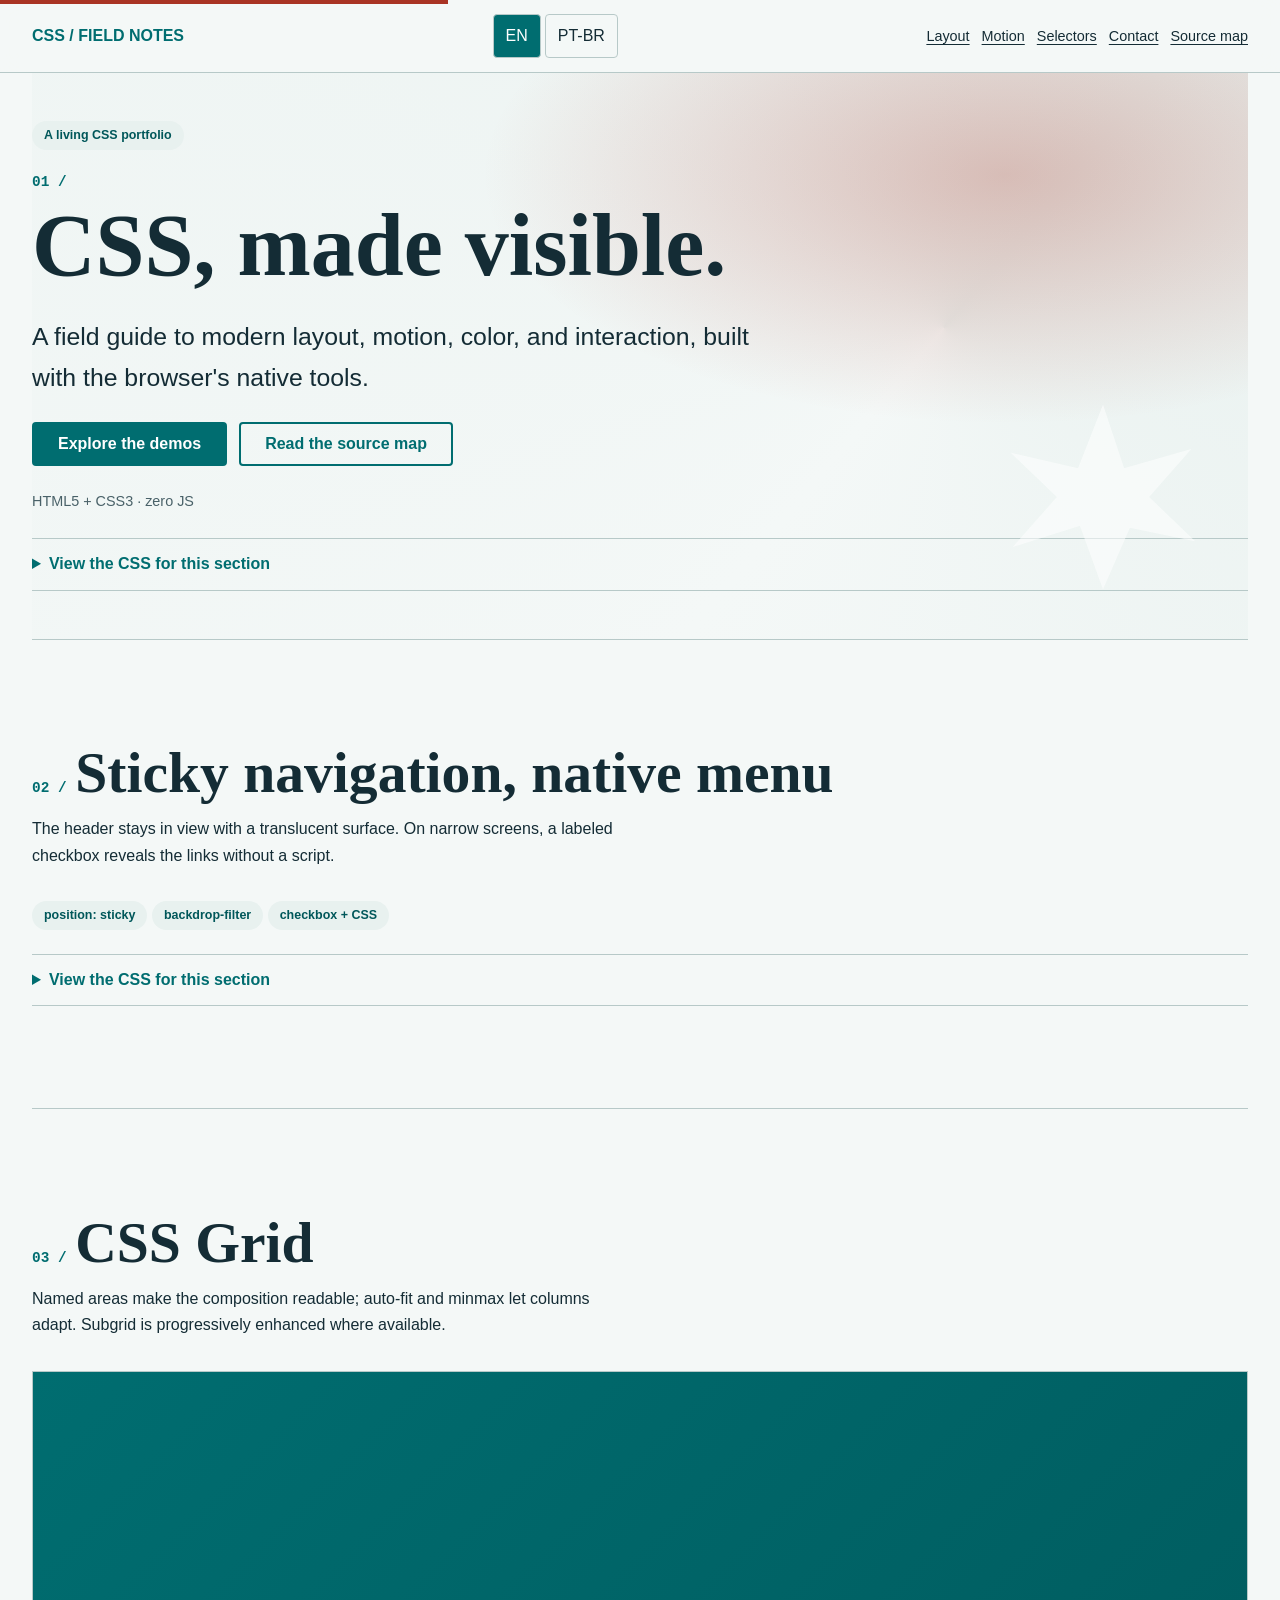
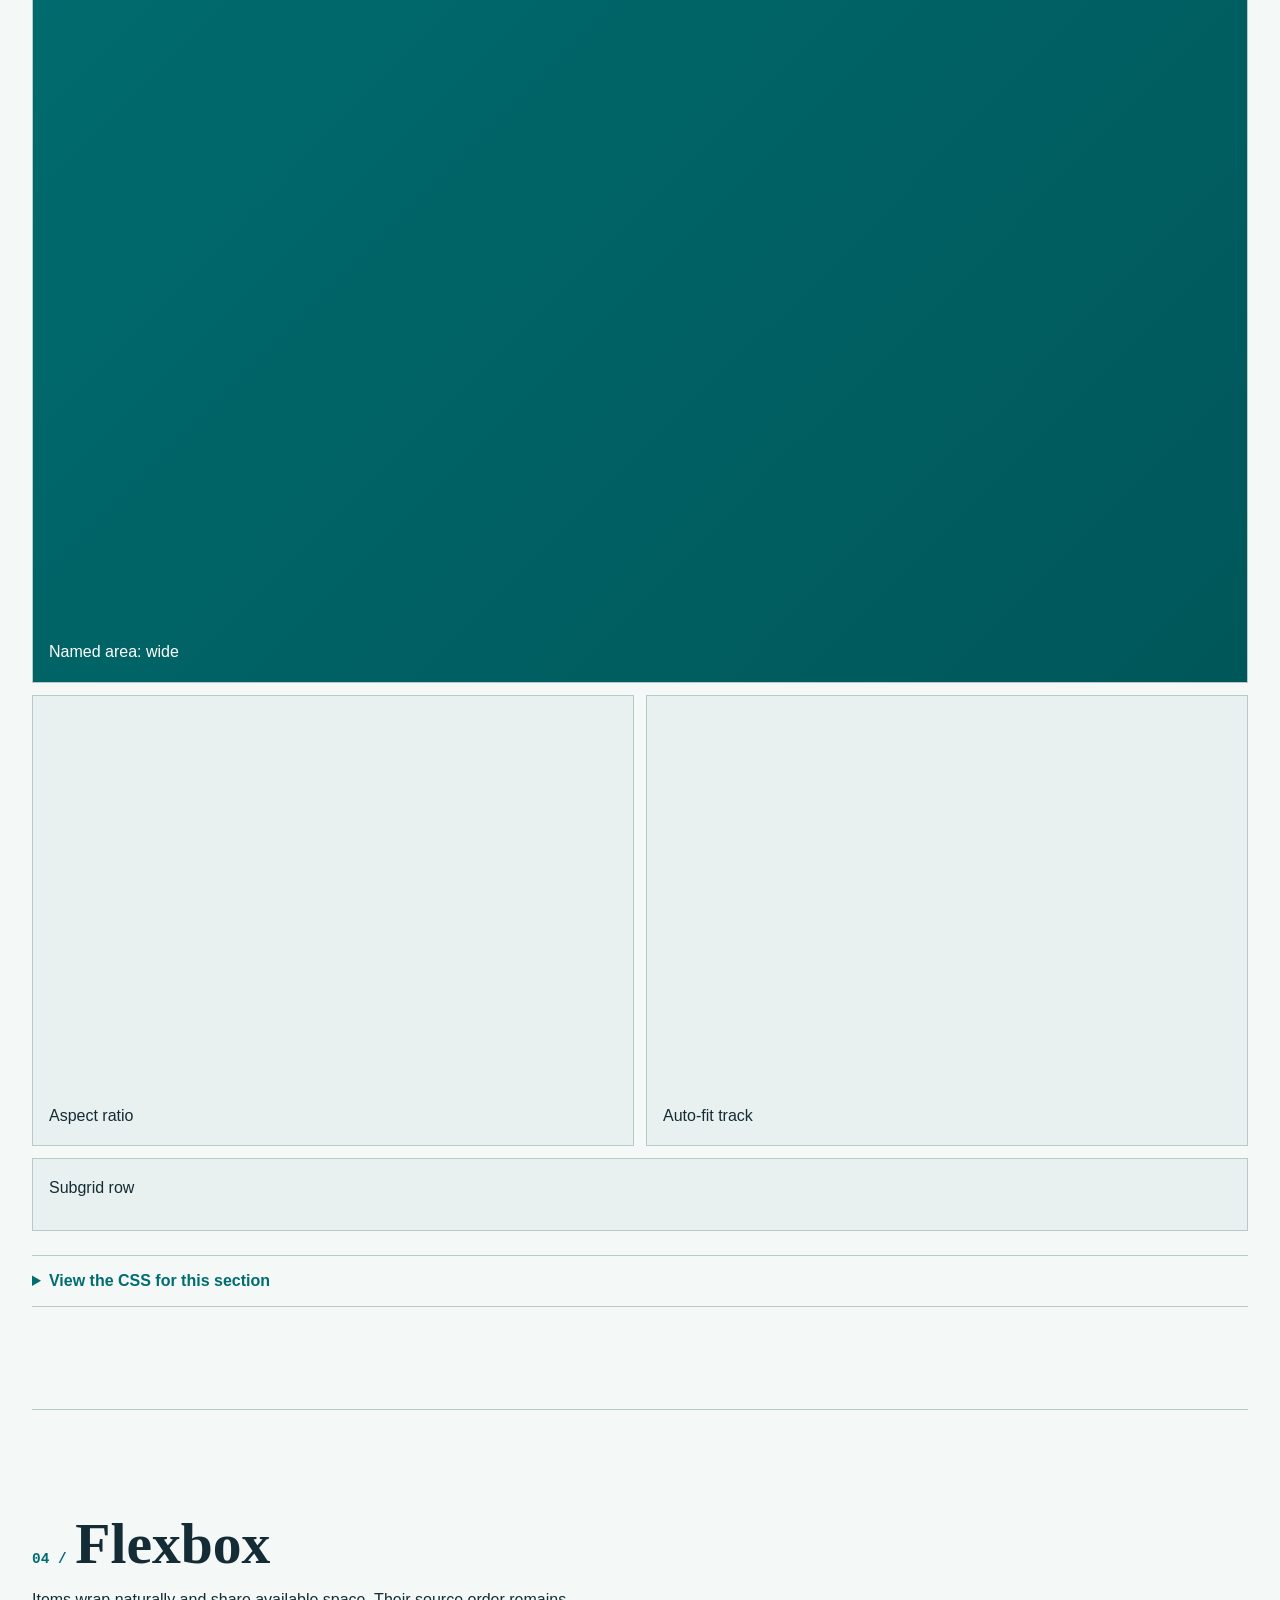
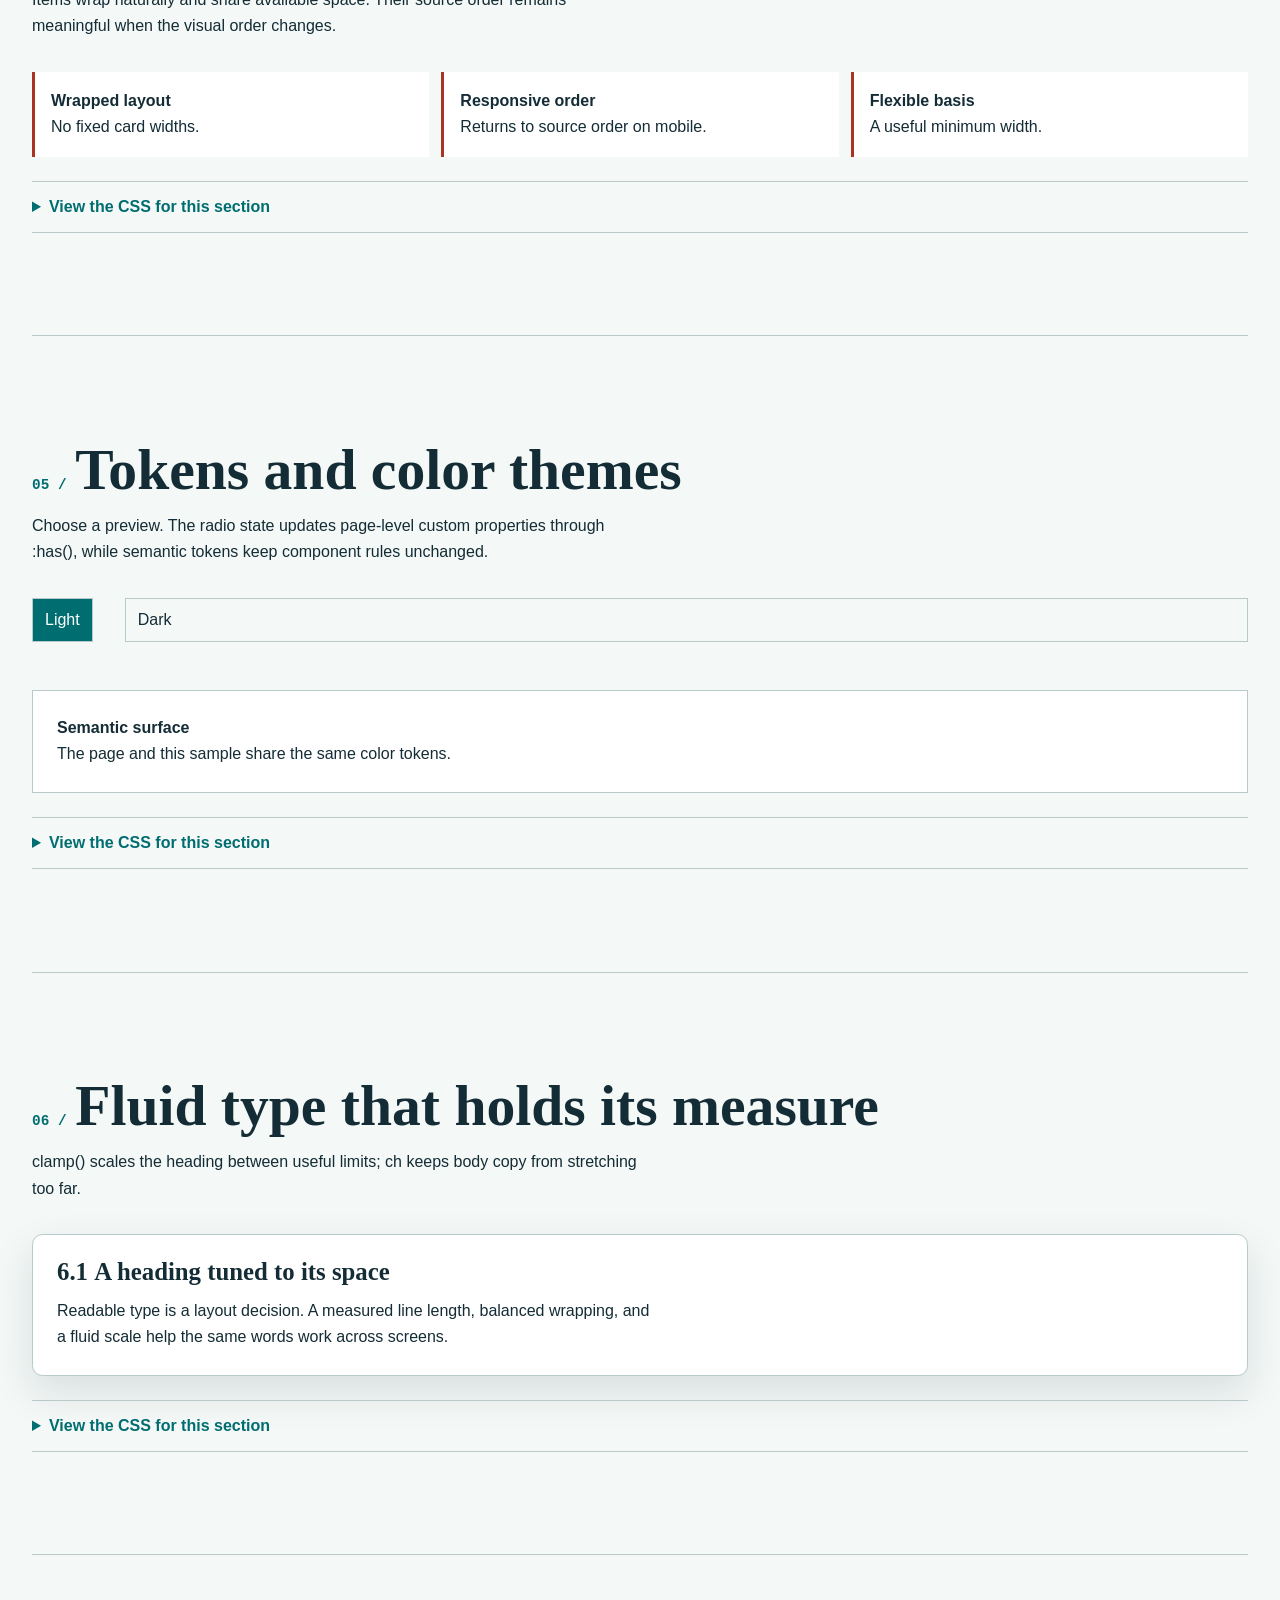
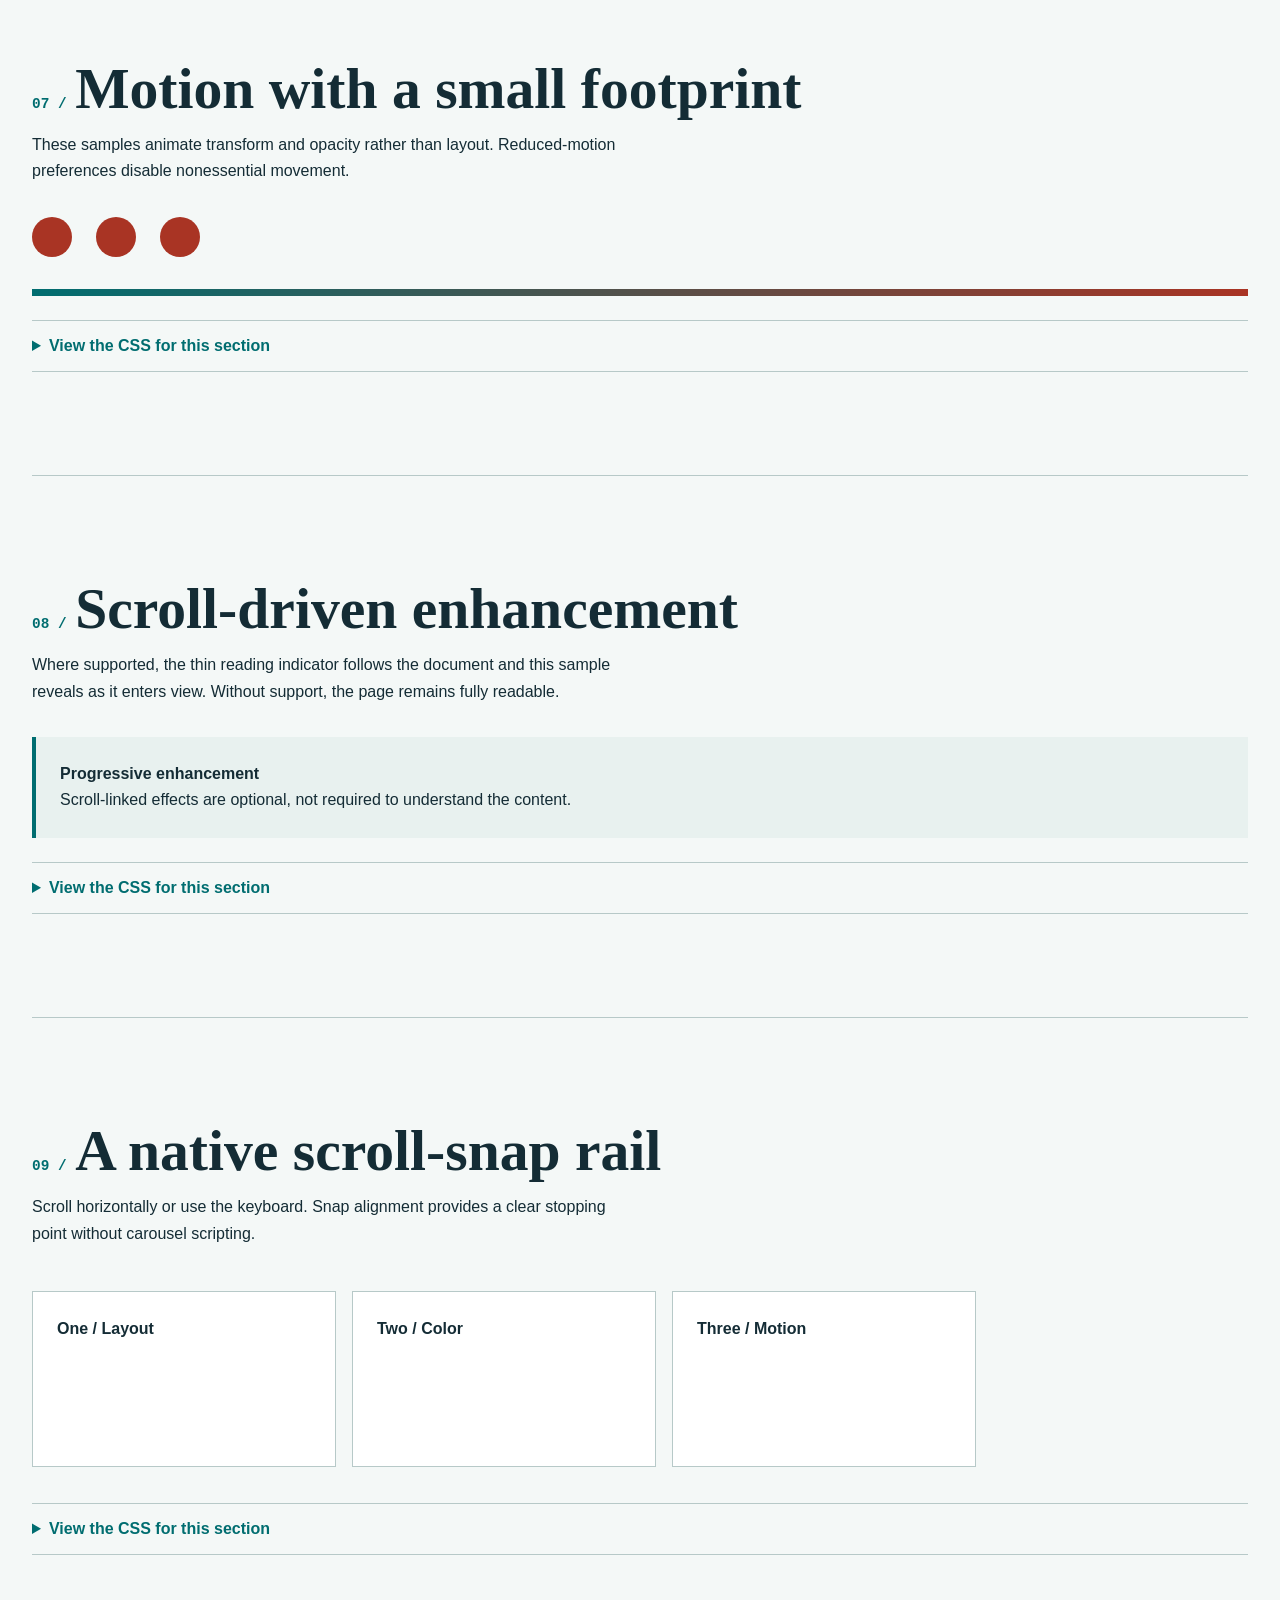
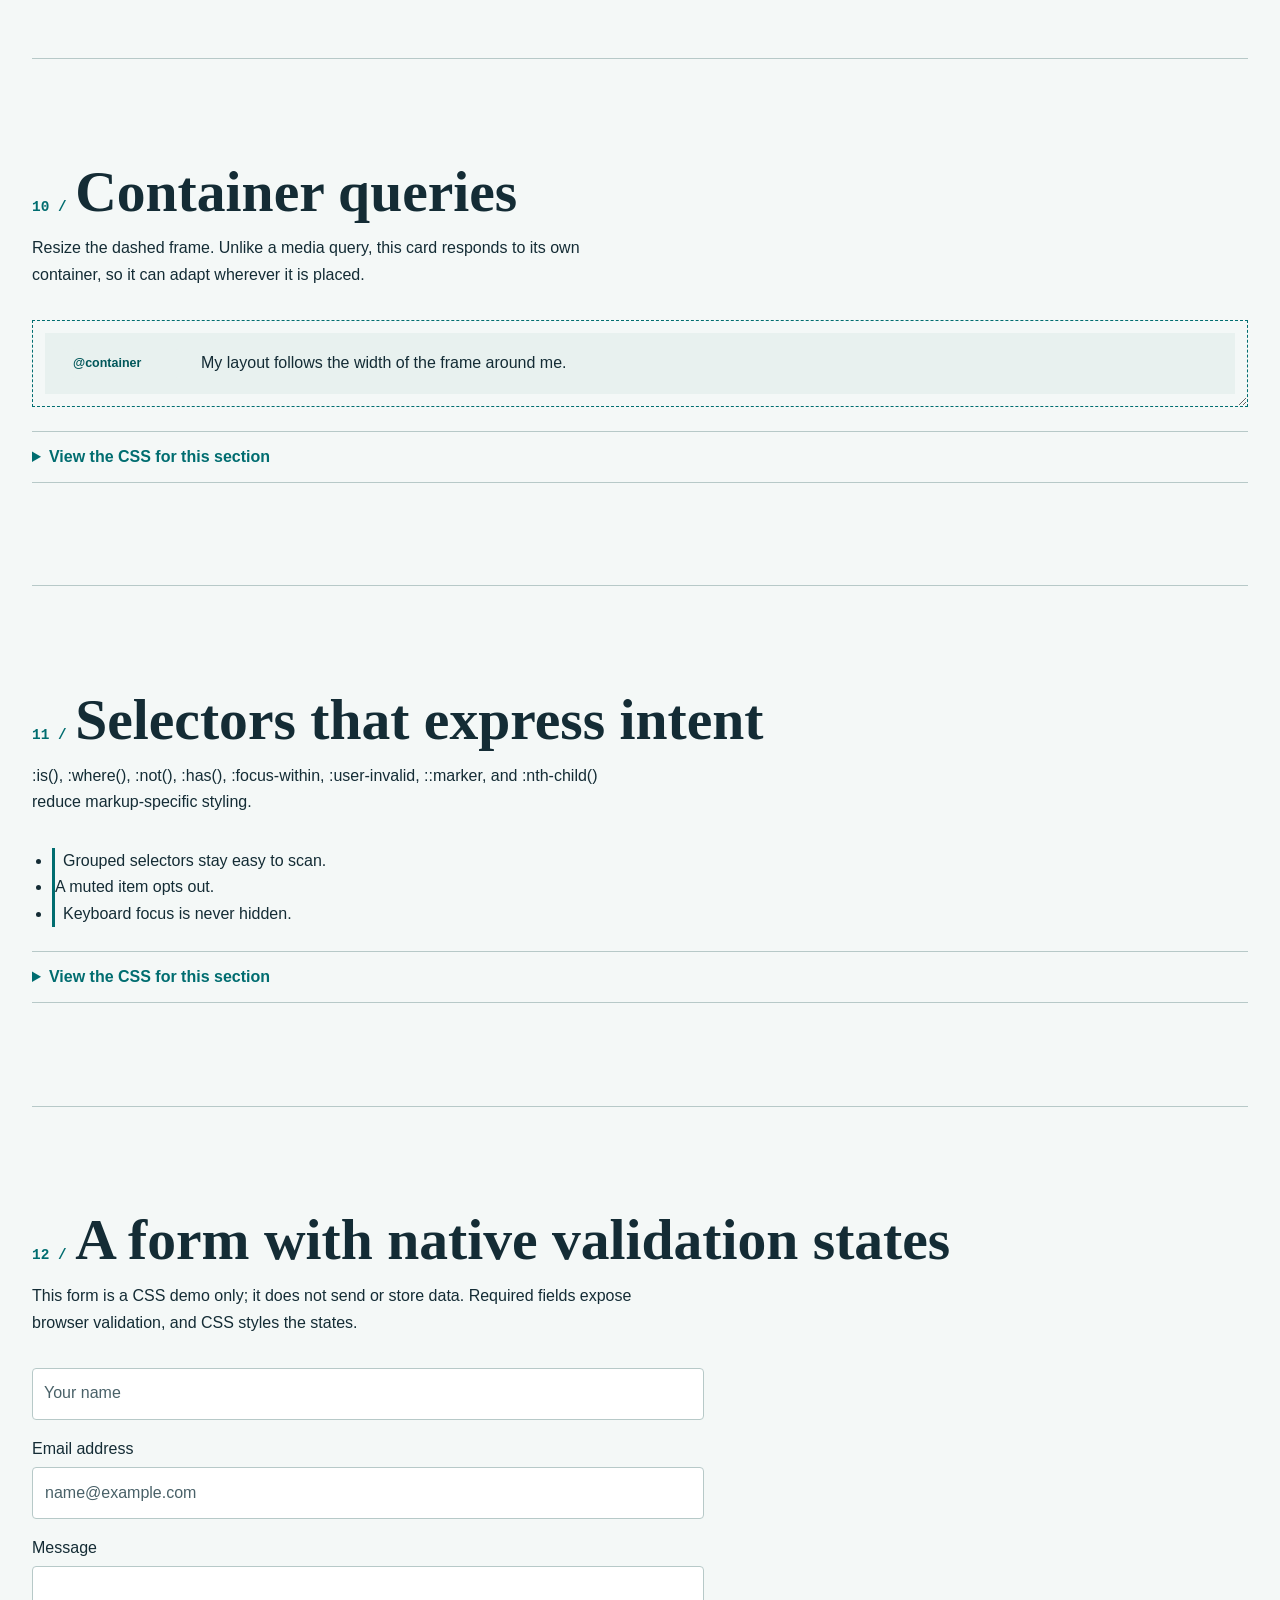
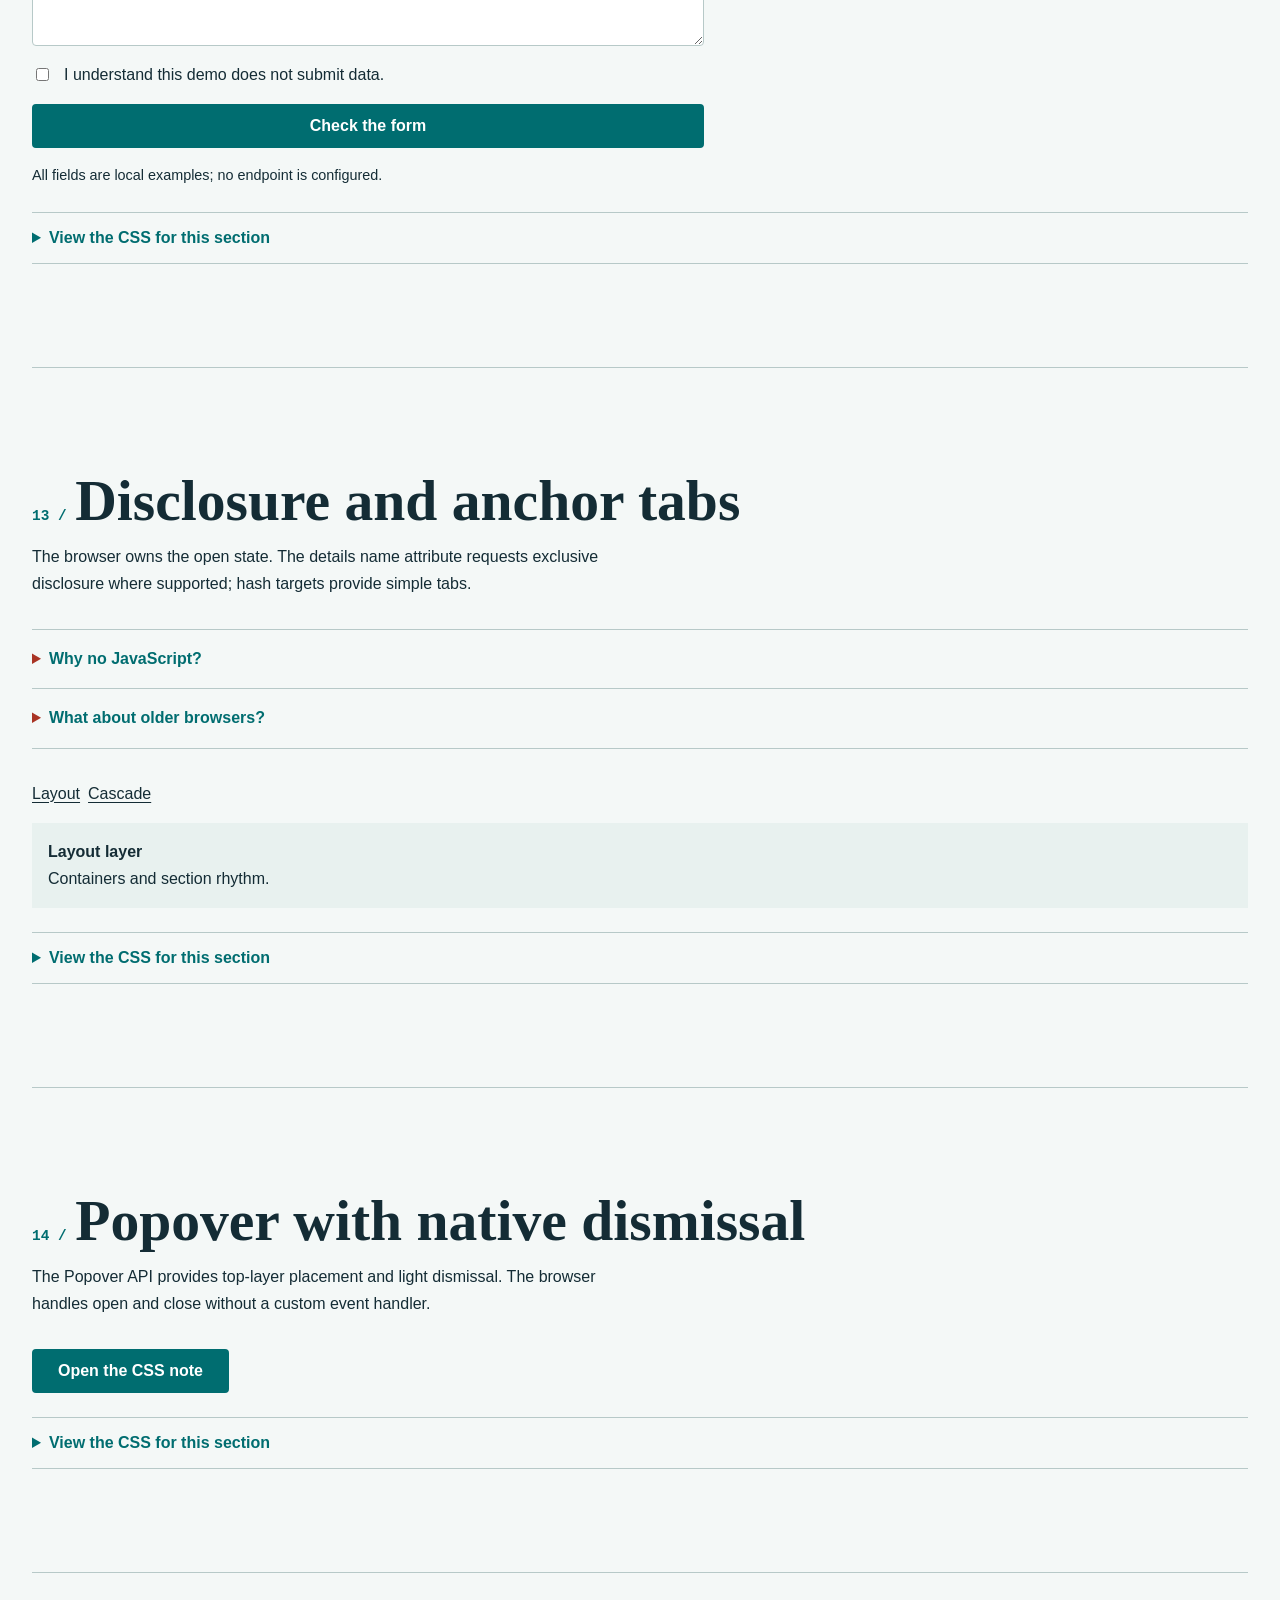
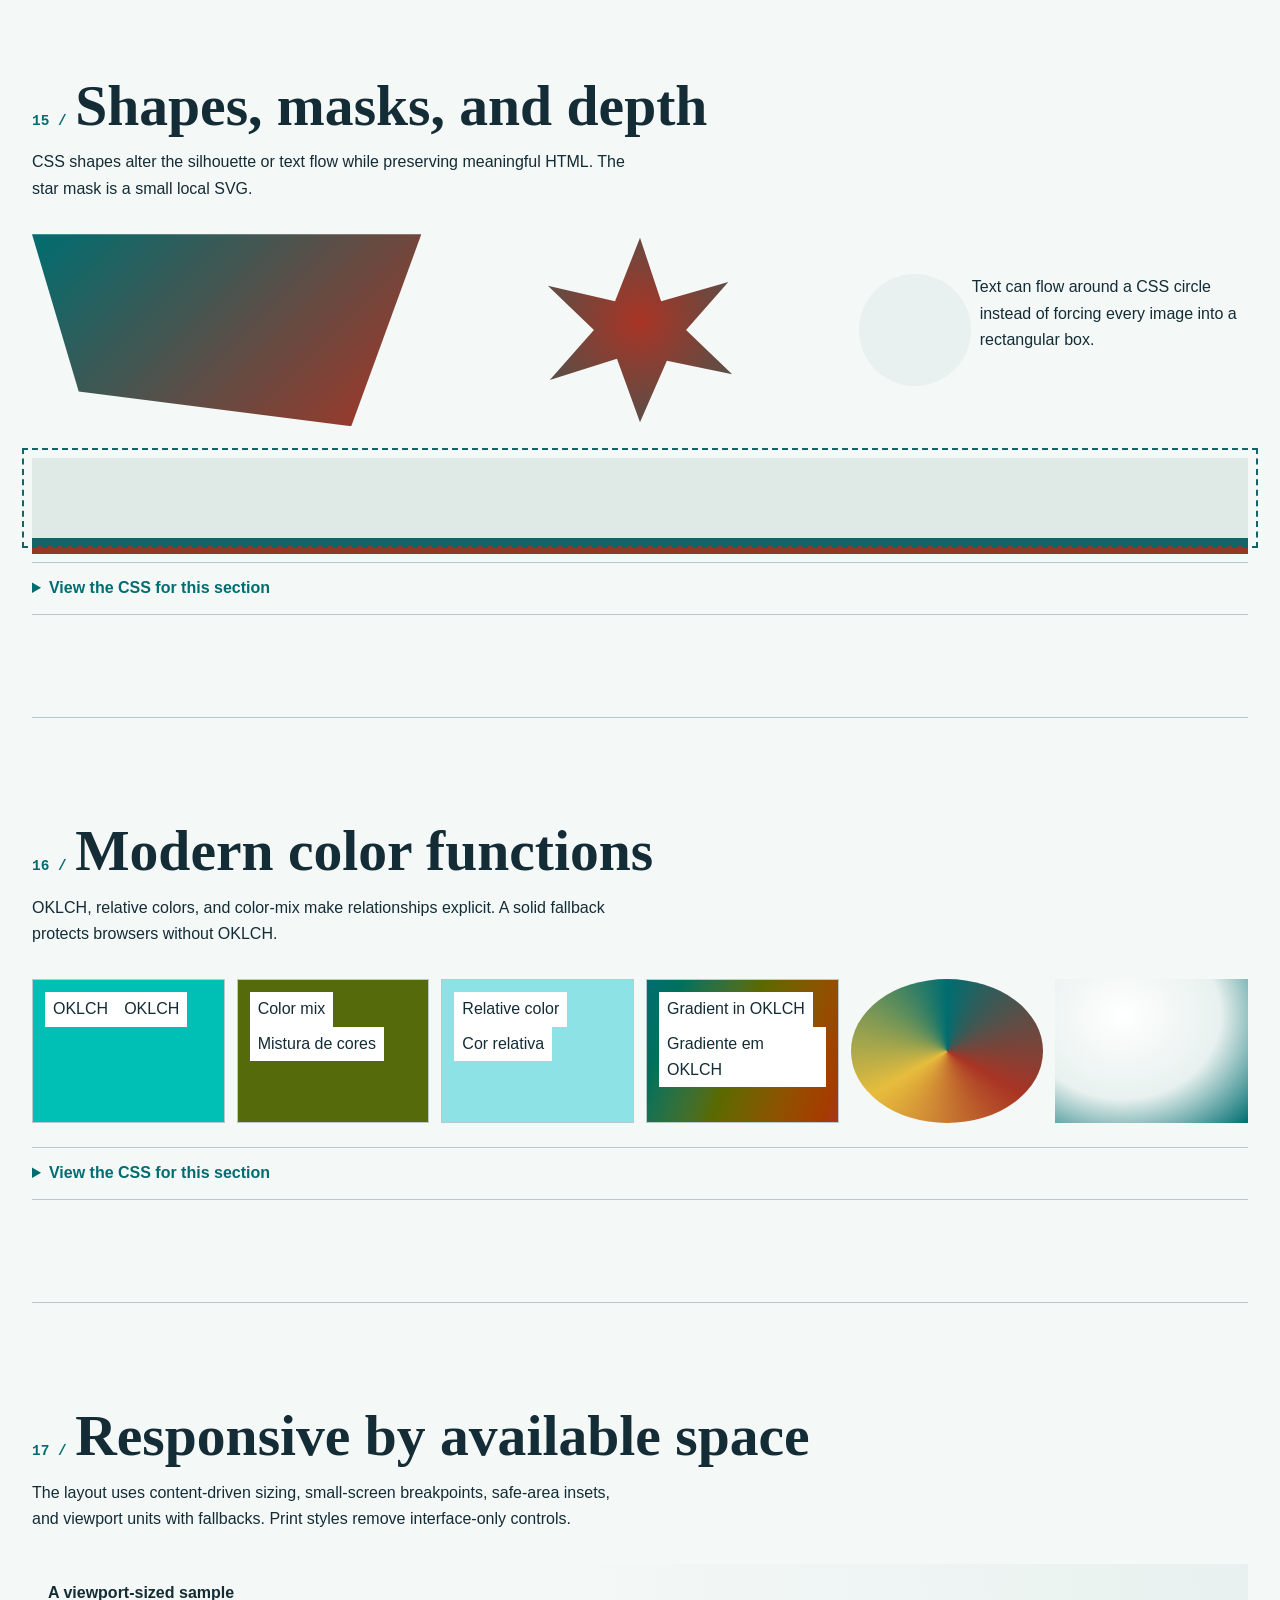
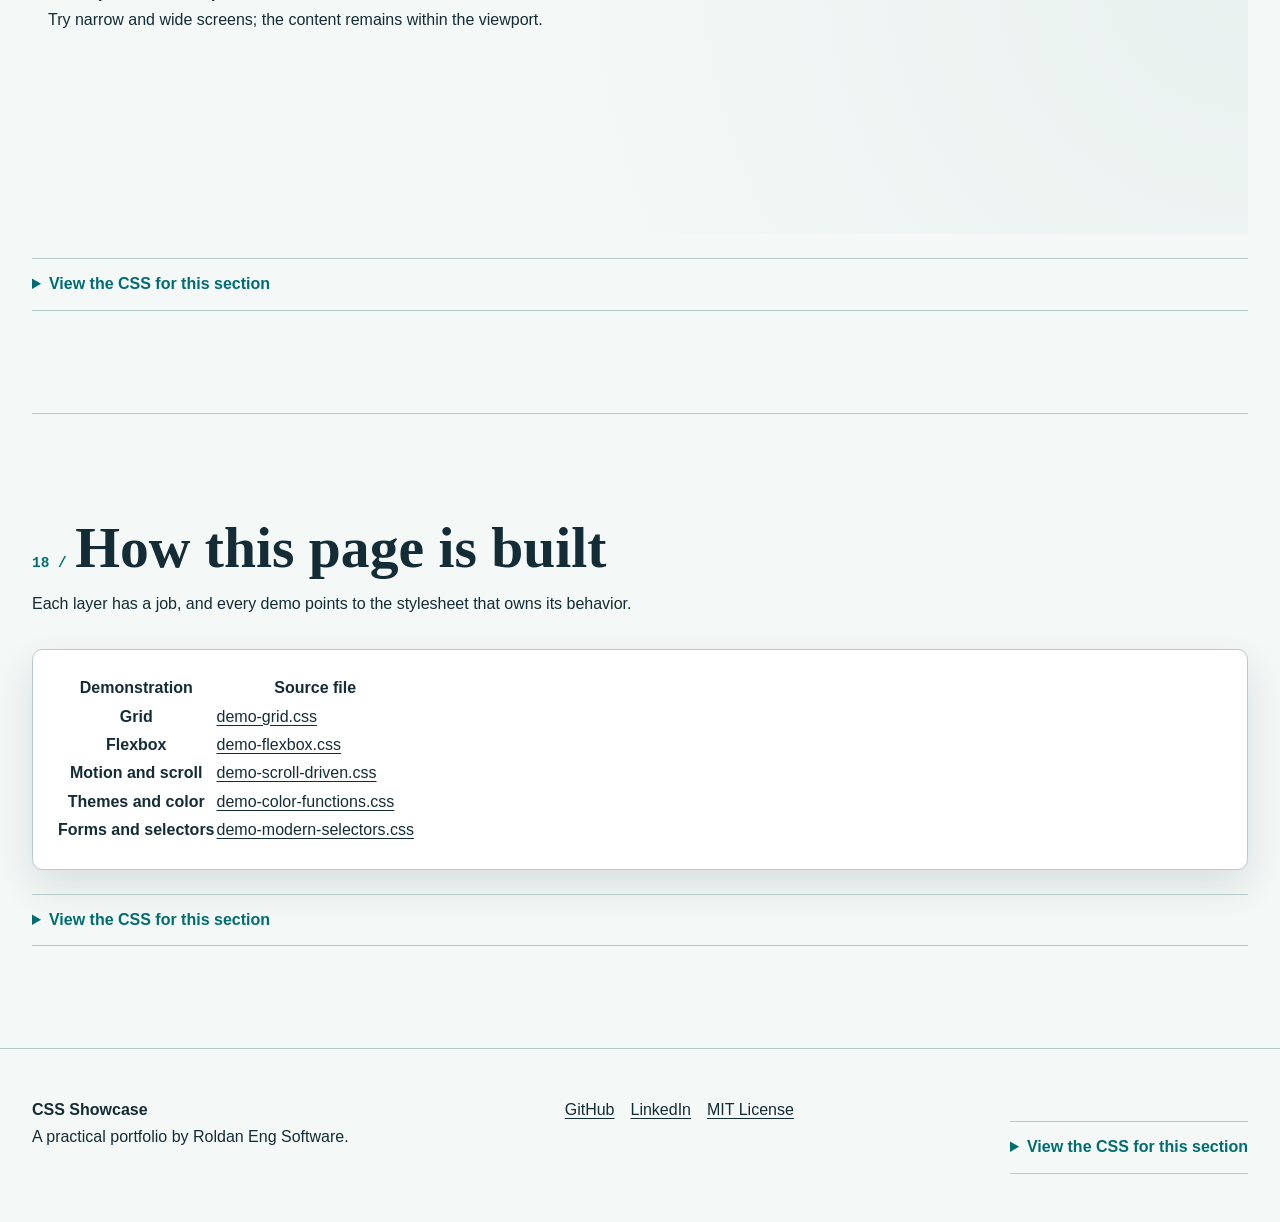
<file: css-showcase/index.html>
<!doctype html>
<html lang="en-US">
  <head>
    <meta charset="utf-8" />
    <meta name="viewport" content="width=device-width, initial-scale=1" />
    <meta
      name="description"
      content="A bilingual, JavaScript-free portfolio demonstrating modern CSS techniques."
    />
    <title>CSS Showcase | A CSS field guide</title>
    <link rel="icon" href="assets/icons/spark.svg" type="image/svg+xml" />
    <link rel="stylesheet" href="css/main.css" />
  </head>
  <body>
    <input
      class="language-choice"
      id="language-en"
      name="language"
      type="radio"
      value="en-US"
      checked
    />
    <input
      class="language-choice"
      id="language-pt"
      name="language"
      type="radio"
      value="pt-BR"
    />
    <div class="reading-progress" aria-hidden="true"></div>
    <div class="site-shell">
      <header class="site-header">
        <div class="site-header__inner container">
          <a class="site-brand" href="#top">CSS / FIELD NOTES</a>
          <fieldset class="language-switch">
            <legend class="sr-only">
              <span lang="en">Choose language</span>
              <span lang="pt-BR">Escolha o idioma</span>
            </legend>
            <label class="language-switch__label--en" for="language-en"
              >EN</label
            >
            <label class="language-switch__label--pt" for="language-pt"
              >PT-BR</label
            >
          </fieldset>
          <nav class="site-nav">
            <input class="menu-control" id="menu-control" type="checkbox" />
            <label class="menu-trigger" for="menu-control"
              ><span lang="en">Menu</span><span lang="pt-BR">Menu</span></label
            >
            <ul class="site-nav__list">
              <li>
                <a data-nav="grid" href="#grid"
                  ><span lang="en">Layout</span
                  ><span lang="pt-BR">Layout</span></a
                >
              </li>
              <li>
                <a data-nav="motion" href="#motion"
                  ><span lang="en">Motion</span
                  ><span lang="pt-BR">Movimento</span></a
                >
              </li>
              <li>
                <a data-nav="selectors" href="#selectors"
                  ><span lang="en">Selectors</span
                  ><span lang="pt-BR">Seletores</span></a
                >
              </li>
              <li>
                <a data-nav="contact" href="#contact"
                  ><span lang="en">Contact</span
                  ><span lang="pt-BR">Contato</span></a
                >
              </li>
              <li>
                <a data-nav="architecture" href="#architecture"
                  ><span lang="en">Source map</span
                  ><span lang="pt-BR">Mapa do código</span></a
                >
              </li>
            </ul>
          </nav>
        </div>
      </header>
      <main id="top" class="container">
        <section class="hero" aria-labelledby="hero-title">
          <span class="hero__art" aria-hidden="true"></span>
          <div class="hero__copy">
            <p class="badge">
              <span lang="en">A living CSS portfolio</span
              ><span lang="pt-BR">Um portfólio vivo de CSS</span>
            </p>
            <h1 id="hero-title">
              <span lang="en">CSS, made visible.</span
              ><span lang="pt-BR">CSS, em plena vista.</span>
            </h1>
            <p class="hero__lede" lang="en">
              A field guide to modern layout, motion, color, and interaction,
              built with the browser's native tools.
            </p>
            <p class="hero__lede" lang="pt-BR">
              Um guia de layout, movimento, cor e interação modernos, construído
              com os recursos nativos do navegador.
            </p>
            <div class="cluster">
              <a class="button" href="#grid"
                ><span lang="en">Explore the demos</span
                ><span lang="pt-BR">Explorar demonstrações</span></a
              >
              <a class="button button--quiet" href="#architecture"
                ><span lang="en">Read the source map</span
                ><span lang="pt-BR">Ver mapa do código</span></a
              >
            </div>
            <p class="text-muted text-small" lang="en">
              HTML5 + CSS3 · zero JS
            </p>
            <p class="text-muted text-small" lang="pt-BR">
              HTML5 + CSS3 · sem JS
            </p>
          </div>
          <details class="code-peek">
            <summary>
              <span lang="en">View the CSS for this section</span
              ><span lang="pt-BR">Ver o CSS desta seção</span>
            </summary>
            <span class="code-peek__path"
              >css/05-demos/demo-color-functions.css</span
            >
            <pre><code><span class="tok-selector">.hero</span> { counter-increment: showcase-section; position: relative; isolation: isolate; overflow: hidden; min-block-size: min(max(62svh, 24rem), 42rem); display: grid; align-items: center; padding-block: clamp(var(--space-5), 5vw, var(--space-7)); }</code></pre>
          </details>
        </section>
        <section
          class="showcase-section"
          id="navigation"
          aria-labelledby="navigation-title"
        >
          <h2 class="showcase-section__heading" id="navigation-title">
            <span lang="en">Sticky navigation, native menu</span
            ><span lang="pt-BR">Navegação fixa, menu nativo</span>
          </h2>
          <p class="section-intro" lang="en">
            The header stays in view with a translucent surface. On narrow
            screens, a labeled checkbox reveals the links without a script.
          </p>
          <p class="section-intro" lang="pt-BR">
            O cabeçalho permanece visível com uma superfície translúcida. Em
            telas estreitas, uma caixa rotulada revela os links sem script.
          </p>
          <p>
            <span class="badge">position: sticky</span>
            <span class="badge">backdrop-filter</span>
            <span class="badge">checkbox + CSS</span>
          </p>
          <details class="code-peek">
            <summary>
              <span lang="en">View the CSS for this section</span
              ><span lang="pt-BR">Ver o CSS desta seção</span>
            </summary>
            <span class="code-peek__path">css/03-components/navbar.css</span>
            <pre><code><span class="tok-selector">.site-header</span> { position: sticky; inset-block-start: 0; z-index: var(--z-header); border-block-end: 1px solid var(--color-border); background: color-mix(in oklch, var(--color-bg) 90%, transparent); backdrop-filter: blur(12px); }</code></pre>
          </details>
        </section>
        <section
          class="showcase-section showcase-section--grid"
          id="grid"
          aria-labelledby="grid-title"
        >
          <h2 class="showcase-section__heading" id="grid-title">CSS Grid</h2>
          <p class="section-intro" lang="en">
            Named areas make the composition readable; auto-fit and minmax let
            columns adapt. Subgrid is progressively enhanced where available.
          </p>
          <p class="section-intro" lang="pt-BR">
            Áreas nomeadas deixam a composição legível; auto-fit e minmax
            adaptam as colunas. Subgrid é aprimorado progressivamente quando
            disponível.
          </p>
          <div class="demo-grid" role="group" aria-labelledby="grid-title">
            <article class="demo-grid__tile demo-grid__tile--wide">
              <span lang="en">Named area: wide</span
              ><span lang="pt-BR">Área nomeada: ampla</span>
            </article>
            <article class="demo-grid__tile demo-grid__tile--tall">
              <span lang="en">Aspect ratio</span
              ><span lang="pt-BR">Proporção</span>
            </article>
            <article class="demo-grid__tile demo-grid__tile--small">
              <span lang="en">Auto-fit track</span
              ><span lang="pt-BR">Trilha auto-fit</span>
            </article>
            <article class="demo-grid__tile demo-grid__tile--nested">
              <span lang="en">Subgrid row</span
              ><span lang="pt-BR">Linha subgrid</span>
            </article>
          </div>
          <details class="code-peek">
            <summary>
              <span lang="en">View the CSS for this section</span
              ><span lang="pt-BR">Ver o CSS desta seção</span>
            </summary>
            <span class="code-peek__path">css/05-demos/demo-grid.css</span>
            <pre><code><span class="tok-selector">.demo-grid</span> {
  <span class="tok-prop">display</span>: <span class="tok-value">grid</span>;
  <span class="tok-prop">grid-template-columns</span>: <span class="tok-value">minmax(0, 1fr)</span>;
  <span class="tok-prop">grid-template-areas</span>: <span class="tok-value">"wide" "tall" "small" "nested"</span>;
  <span class="tok-prop">grid-auto-flow</span>: <span class="tok-value">dense</span>;
  <span class="tok-prop">gap</span>: <span class="tok-value">var(--space-3)</span>;
}
<span class="tok-comment">/* EN: The breakpoint adds columns only when both tracks fit without overflow.
  PT: O breakpoint cria colunas apenas quando ambas as trilhas cabem sem transbordar. */</span>
<span class="tok-selector">@media (min-width: 38rem)</span> {
  .demo-grid { grid-template-columns: repeat(auto-fit, minmax(min(100%, 11rem), 1fr)); grid-template-areas: "wide wide" "tall small" "nested nested"; }
}</code></pre>
          </details>
        </section>
        <section
          class="showcase-section"
          id="flexbox"
          aria-labelledby="flex-title"
        >
          <h2 class="showcase-section__heading" id="flex-title">Flexbox</h2>
          <p class="section-intro" lang="en">
            Items wrap naturally and share available space. Their source order
            remains meaningful when the visual order changes.
          </p>
          <p class="section-intro" lang="pt-BR">
            Os itens quebram naturalmente e dividem o espaço disponível. A ordem
            no código continua significativa quando a ordem visual muda.
          </p>
          <div class="flex-demo">
            <article class="flex-demo__item">
              <strong lang="en">Flexible basis</strong
              ><strong lang="pt-BR">Base flexível</strong>
              <p lang="en">A useful minimum width.</p>
              <p lang="pt-BR">Uma largura mínima útil.</p>
            </article>
            <article class="flex-demo__item">
              <strong lang="en">Wrapped layout</strong
              ><strong lang="pt-BR">Layout com quebra</strong>
              <p lang="en">No fixed card widths.</p>
              <p lang="pt-BR">Sem largura fixa nos cartões.</p>
            </article>
            <article class="flex-demo__item">
              <strong lang="en">Responsive order</strong
              ><strong lang="pt-BR">Ordem responsiva</strong>
              <p lang="en">Returns to source order on mobile.</p>
              <p lang="pt-BR">Retorna à ordem original no celular.</p>
            </article>
          </div>
          <details class="code-peek">
            <summary>
              <span lang="en">View the CSS for this section</span
              ><span lang="pt-BR">Ver o CSS desta seção</span>
            </summary>
            <span class="code-peek__path">css/05-demos/demo-flexbox.css</span>
            <pre><code><span class="tok-selector">.flex-demo</span> { display: flex; flex-wrap: wrap; align-items: stretch; gap: var(--space-3); }</code></pre>
          </details>
        </section>
        <section
          class="showcase-section"
          id="themes"
          aria-labelledby="themes-title"
        >
          <h2 class="showcase-section__heading" id="themes-title">
            <span lang="en">Tokens and color themes</span
            ><span lang="pt-BR">Tokens e temas de cor</span>
          </h2>
          <p class="section-intro" lang="en">
            Choose a preview. The radio state updates page-level custom
            properties through :has(), while semantic tokens keep component
            rules unchanged.
          </p>
          <p class="section-intro" lang="pt-BR">
            Escolha uma prévia. O estado do rádio atualiza propriedades da
            página com :has(), enquanto tokens semânticos mantêm as regras dos
            componentes iguais.
          </p>
          <div class="theme-demo split-grid">
            <input
              class="theme-control"
              id="theme-light"
              name="theme-preview"
              type="radio"
              value="light"
              checked
            />
            <label for="theme-light"
              ><span lang="en">Light</span
              ><span lang="pt-BR">Claro</span></label
            >
            <input
              class="theme-control"
              id="theme-dark"
              name="theme-preview"
              type="radio"
              value="dark"
            />
            <label for="theme-dark"
              ><span lang="en">Dark</span
              ><span lang="pt-BR">Escuro</span></label
            >
            <article class="theme-sample">
              <strong lang="en">Semantic surface</strong
              ><strong lang="pt-BR">Superfície semântica</strong>
              <p lang="en">
                The page and this sample share the same color tokens.
              </p>
              <p lang="pt-BR">
                A página e esta amostra compartilham os mesmos tokens de cor.
              </p>
            </article>
          </div>
          <details class="code-peek">
            <summary>
              <span lang="en">View the CSS for this section</span
              ><span lang="pt-BR">Ver o CSS desta seção</span>
            </summary>
            <span class="code-peek__path">css/05-demos/demo-theming.css</span>
            <pre><code><span class="tok-selector">body:has(.theme-control[value="dark"]:checked)</span> { color-scheme: dark; --color-bg: #12262d; --color-surface: #1c353d; --color-text: #edf6f4; --color-accent: #73d9d1; }</code></pre>
          </details>
        </section>
        <section
          class="showcase-section"
          id="type"
          aria-labelledby="type-title"
        >
          <h2 class="showcase-section__heading" id="type-title">
            <span lang="en">Fluid type that holds its measure</span
            ><span lang="pt-BR">Tipografia fluida com leitura confortável</span>
          </h2>
          <p class="section-intro" lang="en">
            clamp() scales the heading between useful limits; ch keeps body copy
            from stretching too far.
          </p>
          <p class="section-intro" lang="pt-BR">
            clamp() escala o título entre limites úteis; ch impede que o texto
            corrido fique largo demais.
          </p>
          <article class="card">
            <h3 class="showcase-subheading">
              <span lang="en">A heading tuned to its space</span
              ><span lang="pt-BR">Um título ajustado ao espaço</span>
            </h3>
            <p class="measure type-sample__excerpt" lang="en">
              Readable type is a layout decision. A measured line length,
              balanced wrapping, and a fluid scale help the same words work
              across screens.
            </p>
            <p class="measure type-sample__excerpt" lang="pt-BR">
              A tipografia legível também é uma decisão de layout. Linhas
              medidas, quebra equilibrada e escala fluida ajudam o mesmo texto a
              funcionar em várias telas.
            </p>
          </article>
          <details class="code-peek">
            <summary>
              <span lang="en">View the CSS for this section</span
              ><span lang="pt-BR">Ver o CSS desta seção</span>
            </summary>
            <span class="code-peek__path">css/01-base/typography.css</span>
            <pre><code><span class="tok-selector">h1</span> { font-size: var(--text-display); text-wrap: balance; }</code></pre>
          </details>
        </section>
        <section
          class="showcase-section showcase-section--motion"
          id="motion"
          aria-labelledby="motion-title"
        >
          <h2 class="showcase-section__heading" id="motion-title">
            <span lang="en">Motion with a small footprint</span
            ><span lang="pt-BR">Movimento com baixo custo</span>
          </h2>
          <p class="section-intro" lang="en">
            These samples animate transform and opacity rather than layout.
            Reduced-motion preferences disable nonessential movement.
          </p>
          <p class="section-intro" lang="pt-BR">
            Estas amostras animam transform e opacity em vez do layout. A
            preferência por movimento reduzido desativa animações não
            essenciais.
          </p>
          <div class="motion-row" role="group" aria-labelledby="motion-title">
            <span class="motion-dot"></span
            ><span class="motion-dot motion-dot--second"></span
            ><span class="motion-dot motion-dot--third motion-dot--hint"></span>
          </div>
          <div class="flow-space motion-bar" aria-hidden="true"></div>
          <details class="code-peek">
            <summary>
              <span lang="en">View the CSS for this section</span
              ><span lang="pt-BR">Ver o CSS desta seção</span>
            </summary>
            <span class="code-peek__path"
              >css/05-demos/demo-animations.css</span
            >
            <pre><code><span class="tok-selector">.motion-dot</span> { inline-size: 2.5rem; aspect-ratio: 1; border-radius: 50%; background: var(--color-coral); animation: drift 1.8s var(--ease-standard) infinite alternate; animation-delay: calc(var(--item-index, 0) * 120ms); }</code></pre>
          </details>
        </section>
        <section
          class="showcase-section"
          id="scroll"
          aria-labelledby="scroll-title"
        >
          <h2 class="showcase-section__heading" id="scroll-title">
            <span lang="en">Scroll-driven enhancement</span
            ><span lang="pt-BR">Animação vinculada à rolagem</span>
          </h2>
          <p class="section-intro" lang="en">
            Where supported, the thin reading indicator follows the document and
            this sample reveals as it enters view. Without support, the page
            remains fully readable.
          </p>
          <p class="section-intro" lang="pt-BR">
            Quando suportada, a barra acompanha a página e esta amostra aparece
            ao entrar na área visível. Sem suporte, todo o conteúdo continua
            legível.
          </p>
          <article class="reveal-sample">
            <strong lang="en">Progressive enhancement</strong
            ><strong lang="pt-BR">Aprimoramento progressivo</strong>
            <p lang="en">
              Scroll-linked effects are optional, not required to understand the
              content.
            </p>
            <p lang="pt-BR">
              Efeitos ligados à rolagem são opcionais, não necessários para
              entender o conteúdo.
            </p>
          </article>
          <details class="code-peek">
            <summary>
              <span lang="en">View the CSS for this section</span
              ><span lang="pt-BR">Ver o CSS desta seção</span>
            </summary>
            <span class="code-peek__path"
              >css/05-demos/demo-scroll-driven.css</span
            >
            <pre><code><span class="tok-selector">@supports (animation-timeline: scroll())</span> { .reading-progress { animation: reading-fill linear both; animation-timeline: scroll(root block); } }</code></pre>
          </details>
        </section>
        <section
          class="showcase-section"
          id="snap"
          aria-labelledby="snap-title"
        >
          <h2 class="showcase-section__heading" id="snap-title">
            <span lang="en">A native scroll-snap rail</span
            ><span lang="pt-BR">Trilho nativo com scroll-snap</span>
          </h2>
          <p class="section-intro" lang="en">
            Scroll horizontally or use the keyboard. Snap alignment provides a
            clear stopping point without carousel scripting.
          </p>
          <p class="section-intro" lang="pt-BR">
            Role na horizontal ou use o teclado. O alinhamento de snap cria
            pontos de parada sem script de carrossel.
          </p>
          <div
            class="snap-track"
            role="group"
            aria-labelledby="snap-title"
            tabindex="0"
          >
            <article class="snap-card">
              <strong lang="en">One / Layout</strong
              ><strong lang="pt-BR">Um / Layout</strong>
            </article>
            <article class="snap-card">
              <strong lang="en">Two / Color</strong
              ><strong lang="pt-BR">Dois / Cor</strong>
            </article>
            <article class="snap-card">
              <strong lang="en">Three / Motion</strong
              ><strong lang="pt-BR">Três / Movimento</strong>
            </article>
          </div>
          <details class="code-peek">
            <summary>
              <span lang="en">View the CSS for this section</span
              ><span lang="pt-BR">Ver o CSS desta seção</span>
            </summary>
            <span class="code-peek__path"
              >css/05-demos/demo-scroll-driven.css</span
            >
            <pre><code><span class="tok-selector">.snap-track</span> { display: flex; gap: var(--space-4); overflow-x: auto; padding-block: var(--space-3); scroll-snap-type: inline mandatory; scroll-padding-inline: var(--space-4); }</code></pre>
          </details>
        </section>
        <section
          class="showcase-section"
          id="containers"
          aria-labelledby="containers-title"
        >
          <h2 class="showcase-section__heading" id="containers-title">
            <span lang="en">Container queries</span
            ><span lang="pt-BR">Consultas de container</span>
          </h2>
          <p class="section-intro" lang="en">
            Resize the dashed frame. Unlike a media query, this card responds to
            its own container, so it can adapt wherever it is placed.
          </p>
          <p class="section-intro" lang="pt-BR">
            Redimensione a moldura tracejada. Diferente de uma media query, o
            cartão responde ao próprio container e se adapta onde estiver.
          </p>
          <div
            class="container-frame"
            role="group"
            aria-labelledby="containers-title"
          >
            <article class="query-card">
              <span class="badge">@container</span>
              <p lang="en">
                My layout follows the width of the frame around me.
              </p>
              <p lang="pt-BR">
                Meu layout acompanha a largura da moldura ao meu redor.
              </p>
            </article>
          </div>
          <details class="code-peek">
            <summary>
              <span lang="en">View the CSS for this section</span
              ><span lang="pt-BR">Ver o CSS desta seção</span>
            </summary>
            <span class="code-peek__path"
              >css/05-demos/demo-container-queries.css</span
            >
            <pre><code><span class="tok-selector">@container (min-width: 34rem)</span> { .query-card { grid-template-columns: 8rem 1fr; align-items: center; } }</code></pre>
          </details>
        </section>
        <section
          class="showcase-section showcase-section--selectors"
          id="selectors"
          aria-labelledby="selectors-title"
        >
          <h2 class="showcase-section__heading" id="selectors-title">
            <span lang="en">Selectors that express intent</span
            ><span lang="pt-BR">Seletores que expressam intenção</span>
          </h2>
          <p class="section-intro" lang="en">
            :is(), :where(), :not(), :has(), :focus-within, :user-invalid,
            ::marker, and :nth-child() reduce markup-specific styling.
          </p>
          <p class="section-intro" lang="pt-BR">
            :is(), :where(), :not(), :has(), :focus-within, :user-invalid,
            ::marker e :nth-child() reduzem estilos acoplados à marcação.
          </p>
          <ul class="selector-list">
            <li lang="en">Grouped selectors stay easy to scan.</li>
            <li lang="pt-BR">Seletores agrupados ficam fáceis de ler.</li>
            <li lang="en" class="is-muted">A muted item opts out.</li>
            <li lang="pt-BR" class="is-muted">
              Um item discreto fica de fora.
            </li>
            <li lang="en">Keyboard focus is never hidden.</li>
            <li lang="pt-BR">O foco do teclado nunca fica oculto.</li>
          </ul>
          <details class="code-peek">
            <summary>
              <span lang="en">View the CSS for this section</span
              ><span lang="pt-BR">Ver o CSS desta seção</span>
            </summary>
            <span class="code-peek__path"
              >css/05-demos/demo-modern-selectors.css</span
            >
            <pre><code><span class="tok-selector">.selector-list :is(li, p):not(.is-muted)</span> { padding-inline-start: var(--space-2); }</code></pre>
          </details>
        </section>
        <section
          class="showcase-section showcase-section--contact"
          id="contact"
          aria-labelledby="contact-title"
        >
          <h2 class="showcase-section__heading" id="contact-title">
            <span lang="en">A form with native validation states</span
            ><span lang="pt-BR">Formulário com validação nativa</span>
          </h2>
          <p class="section-intro" lang="en">
            This form is a CSS demo only; it does not send or store data.
            Required fields expose browser validation, and CSS styles the
            states.
          </p>
          <p class="section-intro" lang="pt-BR">
            Este formulário é apenas uma demonstração de CSS; não envia nem
            armazena dados. Campos obrigatórios usam validação do navegador e o
            CSS estiliza os estados.
          </p>
          <form class="contact-form" action="#contact" method="get">
            <div class="field field--floating">
              <input
                id="contact-name"
                name="name"
                type="text"
                placeholder=" "
                autocomplete="name"
                required
              /><label for="contact-name"
                ><span lang="en">Your name</span
                ><span lang="pt-BR">Seu nome</span></label
              >
            </div>
            <div class="field">
              <label for="contact-email"
                ><span lang="en">Email address</span
                ><span lang="pt-BR">E-mail</span></label
              ><input
                id="contact-email"
                name="email"
                type="email"
                autocomplete="email"
                placeholder="name@example.com"
                required
              />
            </div>
            <div class="field">
              <label for="contact-message"
                ><span lang="en">Message</span
                ><span lang="pt-BR">Mensagem</span></label
              ><textarea
                id="contact-message"
                name="message"
                rows="3"
                placeholder=" "
                required
              ></textarea>
            </div>
            <label class="cluster"
              ><input type="checkbox" required /><span lang="en"
                >I understand this demo does not submit data.</span
              ><span lang="pt-BR"
                >Entendo que esta demonstração não envia dados.</span
              ></label
            >
            <button class="button" type="submit">
              <span lang="en">Check the form</span
              ><span lang="pt-BR">Validar formulário</span>
            </button>
            <p class="form-status text-small" lang="en">
              All fields are local examples; no endpoint is configured.
            </p>
            <p class="form-status text-small" lang="pt-BR">
              Todos os campos são exemplos locais; nenhum endpoint está
              configurado.
            </p>
          </form>
          <details class="code-peek">
            <summary>
              <span lang="en">View the CSS for this section</span
              ><span lang="pt-BR">Ver o CSS desta seção</span>
            </summary>
            <span class="code-peek__path"
              >css/05-demos/demo-modern-selectors.css</span
            >
            <pre><code><span class="tok-selector">.field input:user-invalid</span>, .field textarea:user-invalid { border-color: var(--color-danger); }</code></pre>
          </details>
        </section>
        <section
          class="showcase-section"
          id="disclosure"
          aria-labelledby="disclosure-title"
        >
          <h2 class="showcase-section__heading" id="disclosure-title">
            <span lang="en">Disclosure and anchor tabs</span
            ><span lang="pt-BR">Acordeão e abas por âncora</span>
          </h2>
          <p class="section-intro" lang="en">
            The browser owns the open state. The details name attribute requests
            exclusive disclosure where supported; hash targets provide simple
            tabs.
          </p>
          <p class="section-intro" lang="pt-BR">
            O navegador controla o estado aberto. O atributo name em details
            pede abertura exclusiva quando suportado; âncoras criam abas
            simples.
          </p>
          <div class="accordion">
            <details name="css-faq">
              <summary>
                <span lang="en">Why no JavaScript?</span
                ><span lang="pt-BR">Por que sem JavaScript?</span>
              </summary>
              <p lang="en">
                Native HTML already covers disclosure, anchors, and popovers.
              </p>
              <p lang="pt-BR">
                O HTML nativo já atende a conteúdo expansível, âncoras e
                popovers.
              </p>
            </details>
            <details name="css-faq">
              <summary>
                <span lang="en">What about older browsers?</span
                ><span lang="pt-BR">E os navegadores antigos?</span>
              </summary>
              <p lang="en">
                Core content stays available; advanced styling has fallbacks.
              </p>
              <p lang="pt-BR">
                O conteúdo principal continua disponível; estilos avançados têm
                alternativas.
              </p>
            </details>
          </div>
          <div class="tabs flow-space">
            <nav class="tabs__links">
              <a href="#tab-layout"
                ><span lang="en">Layout</span
                ><span lang="pt-BR">Layout</span></a
              ><a href="#tab-cascade"
                ><span lang="en">Cascade</span
                ><span lang="pt-BR">Cascata</span></a
              >
            </nav>
            <article class="tabs__panel" id="tab-layout">
              <strong lang="en">Layout layer</strong
              ><strong lang="pt-BR">Camada de layout</strong>
              <p lang="en">Containers and section rhythm.</p>
              <p lang="pt-BR">Containers e ritmo das seções.</p>
            </article>
            <article class="tabs__panel" id="tab-cascade">
              <strong lang="en">Cascade layer</strong
              ><strong lang="pt-BR">Camada da cascata</strong>
              <p lang="en">A clear order keeps overrides predictable.</p>
              <p lang="pt-BR">
                Uma ordem clara torna sobrescritas previsíveis.
              </p>
            </article>
          </div>
          <details class="code-peek">
            <summary>
              <span lang="en">View the CSS for this section</span
              ><span lang="pt-BR">Ver o CSS desta seção</span>
            </summary>
            <span class="code-peek__path"
              >css/03-components/accordion.css + tabs.css</span
            >
            <pre><code><span class="tok-selector">.accordion details</span> { padding-block: var(--space-4); border-block-end: 1px solid var(--color-border); }</code></pre>
          </details>
        </section>
        <section
          class="showcase-section"
          id="popover"
          aria-labelledby="popover-title"
        >
          <h2 class="showcase-section__heading" id="popover-title">
            <span lang="en">Popover with native dismissal</span
            ><span lang="pt-BR">Popover com fechamento nativo</span>
          </h2>
          <p class="section-intro" lang="en">
            The Popover API provides top-layer placement and light dismissal.
            The browser handles open and close without a custom event handler.
          </p>
          <p class="section-intro" lang="pt-BR">
            A Popover API oferece posicionamento na camada superior e fechamento
            contextual. O navegador abre e fecha sem manipulador de eventos
            próprio.
          </p>
          <button class="button" type="button" popovertarget="project-popover">
            <span lang="en">Open the CSS note</span
            ><span lang="pt-BR">Abrir nota de CSS</span>
          </button>
          <dialog class="popover-panel" id="project-popover" popover>
            <h3 lang="en">Native, not simulated</h3>
            <h3 lang="pt-BR">Nativo, não simulado</h3>
            <p lang="en">
              This panel uses the browser popover layer and can be dismissed
              with Escape.
            </p>
            <p lang="pt-BR">
              Este painel usa a camada popover do navegador e pode ser fechado
              com Escape.
            </p>
            <button
              class="button button--quiet"
              type="button"
              popovertarget="project-popover"
              popovertargetaction="hide"
            >
              <span lang="en">Close</span><span lang="pt-BR">Fechar</span>
            </button>
          </dialog>
          <details class="code-peek">
            <summary>
              <span lang="en">View the CSS for this section</span
              ><span lang="pt-BR">Ver o CSS desta seção</span>
            </summary>
            <span class="code-peek__path">css/03-components/modal.css</span>
            <pre><code><span class="tok-selector">.popover-panel::backdrop</span> { background: var(--color-backdrop); backdrop-filter: blur(3px); }</code></pre>
          </details>
        </section>
        <section
          class="showcase-section"
          id="shapes"
          aria-labelledby="shapes-title"
        >
          <h2 class="showcase-section__heading" id="shapes-title">
            <span lang="en">Shapes, masks, and depth</span
            ><span lang="pt-BR">Formas, máscaras e profundidade</span>
          </h2>
          <p class="section-intro" lang="en">
            CSS shapes alter the silhouette or text flow while preserving
            meaningful HTML. The star mask is a small local SVG.
          </p>
          <p class="section-intro" lang="pt-BR">
            Formas CSS alteram o contorno ou o fluxo do texto sem perder HTML
            semântico. A máscara de estrela usa um SVG local pequeno.
          </p>
          <div class="shape-stage">
            <div class="shape-cut" aria-hidden="true"></div>
            <div class="shape-mask" aria-hidden="true"></div>
            <p class="shape-copy" lang="en">
              Text can flow around a CSS circle instead of forcing every image
              into a rectangular box.
            </p>
            <p class="shape-copy" lang="pt-BR">
              O texto pode contornar um círculo CSS, sem forçar cada imagem a
              caber em uma caixa retangular.
            </p>
          </div>
          <div class="shape-depth flow-space" aria-hidden="true"></div>
          <details class="code-peek">
            <summary>
              <span lang="en">View the CSS for this section</span
              ><span lang="pt-BR">Ver o CSS desta seção</span>
            </summary>
            <span class="code-peek__path">css/05-demos/demo-clip-mask.css</span>
            <pre><code><span class="tok-selector">.shape-cut</span> { min-block-size: 12rem; background: linear-gradient(135deg, var(--color-accent), var(--color-coral)); clip-path: polygon(0 0, 100% 0, 82% 100%, 12% 82%); }</code></pre>
          </details>
        </section>
        <section
          class="showcase-section"
          id="colors"
          aria-labelledby="colors-title"
        >
          <h2 class="showcase-section__heading" id="colors-title">
            <span lang="en">Modern color functions</span
            ><span lang="pt-BR">Funções modernas de cor</span>
          </h2>
          <p class="section-intro" lang="en">
            OKLCH, relative colors, and color-mix make relationships explicit. A
            solid fallback protects browsers without OKLCH.
          </p>
          <p class="section-intro" lang="pt-BR">
            OKLCH, cores relativas e color-mix tornam as relações explícitas.
            Uma cor sólida atende navegadores sem OKLCH.
          </p>
          <div class="color-swatches">
            <div class="color-swatch">
              <span lang="en">OKLCH</span><span lang="pt-BR">OKLCH</span>
            </div>
            <div class="color-swatch color-swatch--mix">
              <span lang="en">Color mix</span
              ><span lang="pt-BR">Mistura de cores</span>
            </div>
            <div class="color-swatch color-swatch--relative">
              <span lang="en">Relative color</span
              ><span lang="pt-BR">Cor relativa</span>
            </div>
            <div class="color-swatch color-swatch--gradient">
              <span lang="en">Gradient in OKLCH</span
              ><span lang="pt-BR">Gradiente em OKLCH</span>
            </div>
            <div class="color-wheel" aria-hidden="true"></div>
            <div class="color-glow" aria-hidden="true"></div>
          </div>
          <details class="code-peek">
            <summary>
              <span lang="en">View the CSS for this section</span
              ><span lang="pt-BR">Ver o CSS desta seção</span>
            </summary>
            <span class="code-peek__path"
              >css/05-demos/demo-color-functions.css</span
            >
            <pre><code><span class="tok-selector">.color-swatch--mix</span> { background: color-mix(in oklch, var(--color-accent) 55%, var(--color-coral)); }</code></pre>
          </details>
        </section>
        <section
          class="showcase-section"
          id="responsive"
          aria-labelledby="responsive-title"
        >
          <h2 class="showcase-section__heading" id="responsive-title">
            <span lang="en">Responsive by available space</span
            ><span lang="pt-BR">Responsivo ao espaço disponível</span>
          </h2>
          <p class="section-intro" lang="en">
            The layout uses content-driven sizing, small-screen breakpoints,
            safe-area insets, and viewport units with fallbacks. Print styles
            remove interface-only controls.
          </p>
          <p class="section-intro" lang="pt-BR">
            O layout usa dimensões guiadas pelo conteúdo, breakpoints pequenos,
            safe-area e unidades de viewport com alternativas. A impressão
            remove controles da interface.
          </p>
          <article class="viewport-sample">
            <strong lang="en">A viewport-sized sample</strong
            ><strong lang="pt-BR">Amostra dimensionada pela viewport</strong>
            <p lang="en">
              Try narrow and wide screens; the content remains within the
              viewport.
            </p>
            <p lang="pt-BR">
              Teste telas estreitas e largas; o conteúdo permanece dentro da
              viewport.
            </p>
          </article>
          <details class="code-peek">
            <summary>
              <span lang="en">View the CSS for this section</span
              ><span lang="pt-BR">Ver o CSS desta seção</span>
            </summary>
            <span class="code-peek__path">css/05-demos/demo-clip-mask.css</span>
            <pre><code><span class="tok-selector">@media (hover: hover)</span> { .shape-depth:hover { filter: saturate(1.2); } }</code></pre>
          </details>
        </section>
        <section
          class="showcase-section showcase-section--architecture"
          id="architecture"
          aria-labelledby="architecture-title"
        >
          <h2 class="showcase-section__heading" id="architecture-title">
            <span lang="en">How this page is built</span
            ><span lang="pt-BR">Como esta página foi feita</span>
          </h2>
          <p class="section-intro" lang="en">
            Each layer has a job, and every demo points to the stylesheet that
            owns its behavior.
          </p>
          <p class="section-intro" lang="pt-BR">
            Cada camada tem uma função, e toda demonstração aponta para a folha
            de estilos que controla seu comportamento.
          </p>
          <div class="card">
            <table>
              <thead>
                <tr>
                  <th scope="col">
                    <span lang="en">Demonstration</span
                    ><span lang="pt-BR">Demonstração</span>
                  </th>
                  <th scope="col">
                    <span lang="en">Source file</span
                    ><span lang="pt-BR">Arquivo de origem</span>
                  </th>
                </tr>
              </thead>
              <tbody>
                <tr>
                  <th scope="row">Grid</th>
                  <td>
                    <a href="css/05-demos/demo-grid.css">demo-grid.css</a>
                  </td>
                </tr>
                <tr>
                  <th scope="row">Flexbox</th>
                  <td>
                    <a href="css/05-demos/demo-flexbox.css">demo-flexbox.css</a>
                  </td>
                </tr>
                <tr>
                  <th scope="row">
                    <span lang="en">Motion and scroll</span
                    ><span lang="pt-BR">Movimento e rolagem</span>
                  </th>
                  <td>
                    <a href="css/05-demos/demo-scroll-driven.css"
                      >demo-scroll-driven.css</a
                    >
                  </td>
                </tr>
                <tr>
                  <th scope="row">
                    <span lang="en">Themes and color</span
                    ><span lang="pt-BR">Temas e cores</span>
                  </th>
                  <td>
                    <a href="css/05-demos/demo-color-functions.css"
                      >demo-color-functions.css</a
                    >
                  </td>
                </tr>
                <tr>
                  <th scope="row">
                    <span lang="en">Forms and selectors</span
                    ><span lang="pt-BR">Formulários e seletores</span>
                  </th>
                  <td>
                    <a href="css/05-demos/demo-modern-selectors.css"
                      >demo-modern-selectors.css</a
                    >
                  </td>
                </tr>
              </tbody>
            </table>
          </div>
          <details class="code-peek">
            <summary>
              <span lang="en">View the CSS for this section</span
              ><span lang="pt-BR">Ver o CSS desta seção</span>
            </summary>
            <span class="code-peek__path">css/02-layout/sections.css</span>
            <pre><code><span class="tok-selector">.showcase-section</span> { counter-increment: showcase-section; padding-block: clamp(var(--space-7), 8vw, var(--space-10)); border-block-start: 1px solid var(--color-border); scroll-margin-block-start: 6rem; }</code></pre>
          </details>
        </section>
      </main>
      <footer class="site-footer">
        <div class="site-footer__inner container">
          <p>
            <strong>CSS Showcase</strong><br /><span lang="en"
              >A practical portfolio by Roldan Eng Software.</span
            ><span lang="pt-BR"
              >Um portfólio prático por Roldan Eng Software.</span
            >
          </p>
          <nav>
            <!-- EN: Replace these portfolio placeholders before publishing. | PT: Substitua estes links provisórios antes de publicar. -->
            <a href="https://github.com/your-user">GitHub</a>
            <a href="https://www.linkedin.com/in/your-profile">LinkedIn</a>
            <a href="LICENSE"
              ><span lang="en">MIT License</span
              ><span lang="pt-BR">Licença MIT</span></a
            >
          </nav>
          <details class="code-peek">
            <summary>
              <span lang="en">View the CSS for this section</span
              ><span lang="pt-BR">Ver o CSS desta seção</span>
            </summary>
            <span class="code-peek__path">css/03-components/footer.css</span>
            <pre><code><span class="tok-selector">.site-footer</span> { padding-block: var(--space-7); border-block-start: 1px solid var(--color-border); }</code></pre>
          </details>
        </div>
      </footer>
    </div>
  </body>
</html>
</file>
<file: css/main.css>
/* ==========================================================
   FILE: main.css | ARQUIVO: main.css
   LAYER: root | CAMADA: raiz
   PURPOSE: load styles in the defined architecture order | PROPÓSITO: carregar estilos na ordem arquitetural
   TECHNIQUES: @layer, @import | TÉCNICAS: @layer, @import
   USED IN: index.html | USADO EM: index.html
   ========================================================== */
/* EN: Explicit layer order prevents specificity wars by making cascade priority predictable.
   PT: A ordem explícita das camadas evita guerras de especificidade ao tornar a cascata previsível. */
@import url("./00-settings/tokens.css");
@import url("./00-settings/themes.css");
@import url("./01-base/reset.css");
@import url("./01-base/typography.css");
@import url("./01-base/accessibility.css");
@import url("./02-layout/container.css");
@import url("./02-layout/grid.css");
@import url("./02-layout/sections.css");
@import url("./03-components/button.css");
@import url("./03-components/card.css");
@import url("./03-components/navbar.css");
@import url("./03-components/accordion.css");
@import url("./03-components/tabs.css");
@import url("./03-components/modal.css");
@import url("./03-components/badge.css");
@import url("./03-components/code-peek.css");
@import url("./03-components/footer.css");
@import url("./05-demos/demo-grid.css");
@import url("./05-demos/demo-flexbox.css");
@import url("./05-demos/demo-animations.css");
@import url("./05-demos/demo-scroll-driven.css");
@import url("./05-demos/demo-container-queries.css");
@import url("./05-demos/demo-modern-selectors.css");
@import url("./05-demos/demo-color-functions.css");
@import url("./05-demos/demo-clip-mask.css");
@import url("./05-demos/demo-theming.css");
@import url("./04-utilities/utilities.css");

/* EN: The final statement declares the cascade priority after classic imports for older tooling.
   PT: A declaração final ordena a cascata após imports clássicos, compatíveis com ferramentas antigas. */
@layer settings, base, layout, components, demos, utilities;
</file>
<file: css-showcase/css/main.css>
/* ==========================================================
   FILE: main.css | ARQUIVO: main.css
   LAYER: root | CAMADA: raiz
   PURPOSE: load styles in the defined architecture order | PROPÓSITO: carregar estilos na ordem arquitetural
   TECHNIQUES: @layer, @import | TÉCNICAS: @layer, @import
   USED IN: index.html | USADO EM: index.html
   ========================================================== */
/* EN: Explicit layer order prevents specificity wars by making cascade priority predictable.
   PT: A ordem explícita das camadas evita guerras de especificidade ao tornar a cascata previsível. */
@import url("./00-settings/tokens.css");
@import url("./00-settings/themes.css");
@import url("./01-base/reset.css");
@import url("./01-base/typography.css");
@import url("./01-base/accessibility.css");
@import url("./02-layout/container.css");
@import url("./02-layout/grid.css");
@import url("./02-layout/sections.css");
@import url("./03-components/button.css");
@import url("./03-components/card.css");
@import url("./03-components/navbar.css");
@import url("./03-components/accordion.css");
@import url("./03-components/tabs.css");
@import url("./03-components/modal.css");
@import url("./03-components/badge.css");
@import url("./03-components/code-peek.css");
@import url("./03-components/footer.css");
@import url("./05-demos/demo-grid.css");
@import url("./05-demos/demo-flexbox.css");
@import url("./05-demos/demo-animations.css");
@import url("./05-demos/demo-scroll-driven.css");
@import url("./05-demos/demo-container-queries.css");
@import url("./05-demos/demo-modern-selectors.css");
@import url("./05-demos/demo-color-functions.css");
@import url("./05-demos/demo-clip-mask.css");
@import url("./05-demos/demo-theming.css");
@import url("./04-utilities/utilities.css");

/* EN: The final statement declares the cascade priority after classic imports for older tooling.
   PT: A declaração final ordena a cascata após imports clássicos, compatíveis com ferramentas antigas. */
@layer settings, base, layout, components, demos, utilities;
</file>
